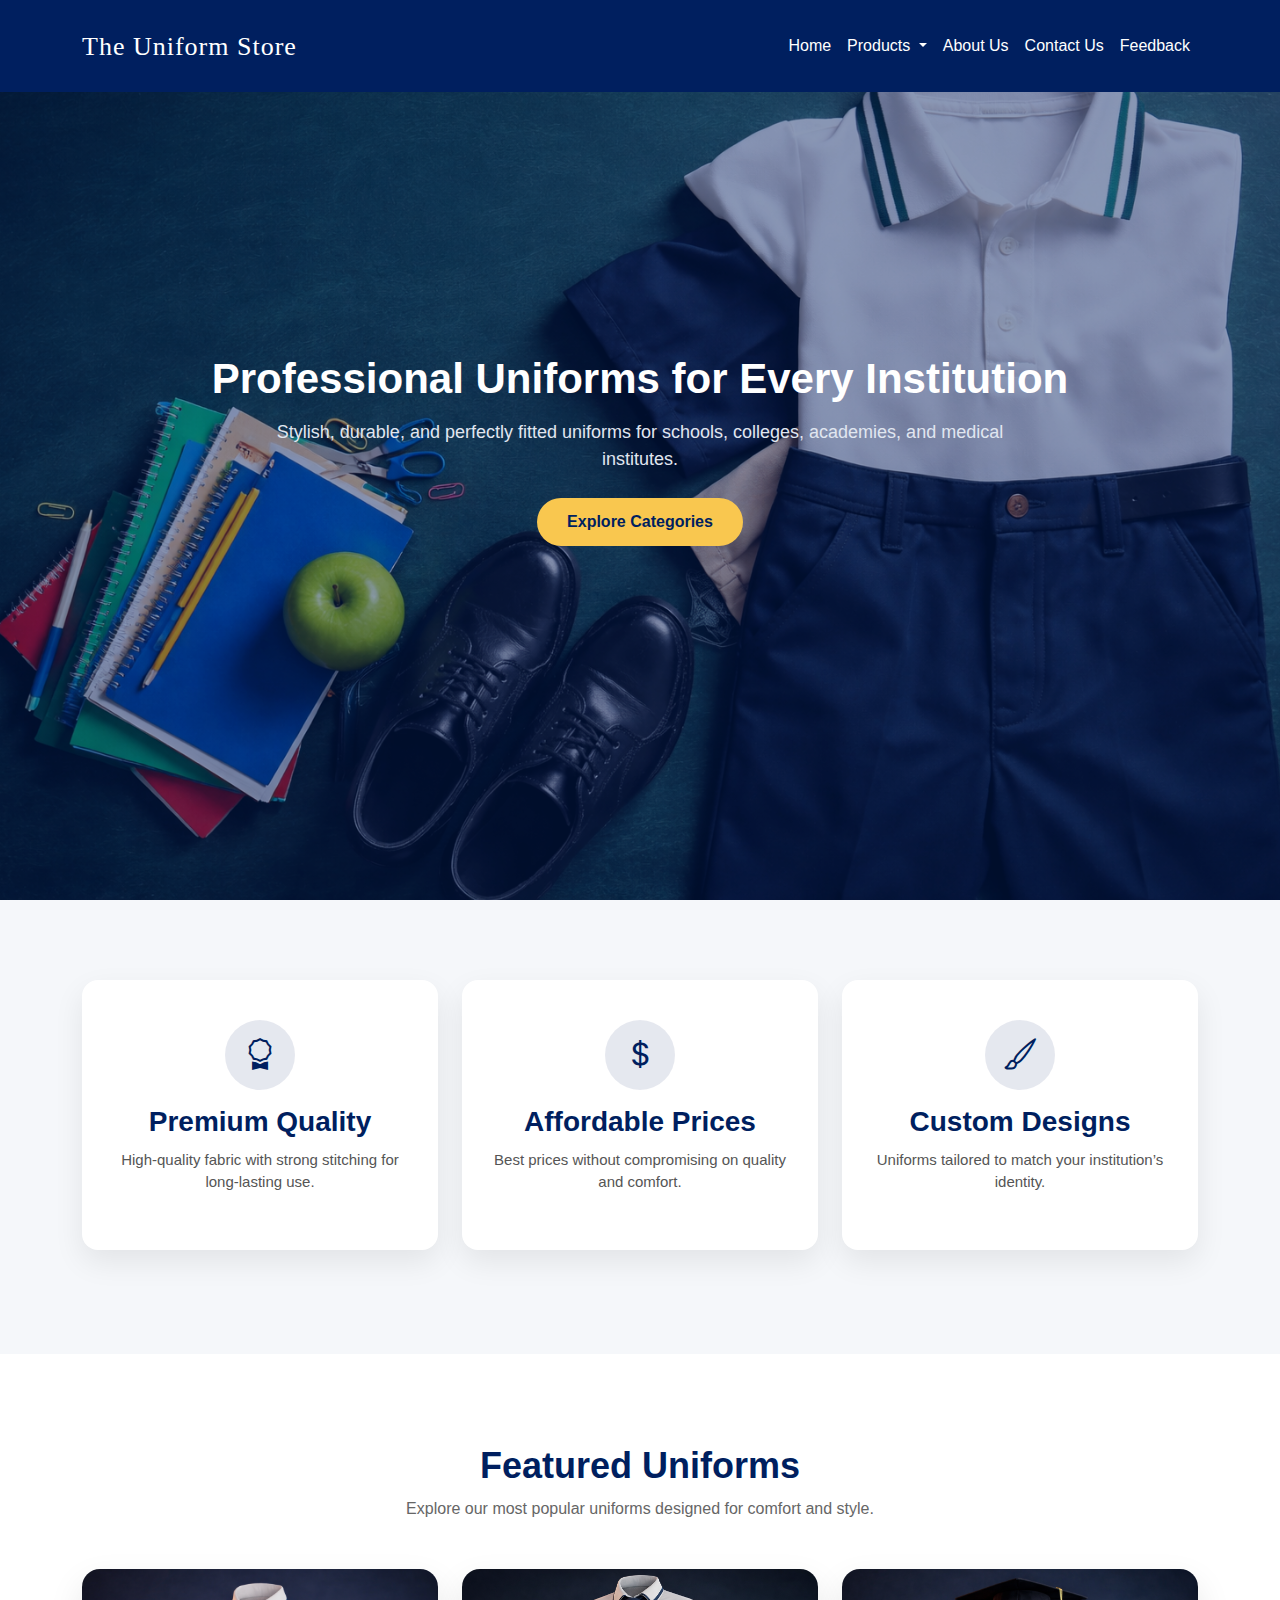
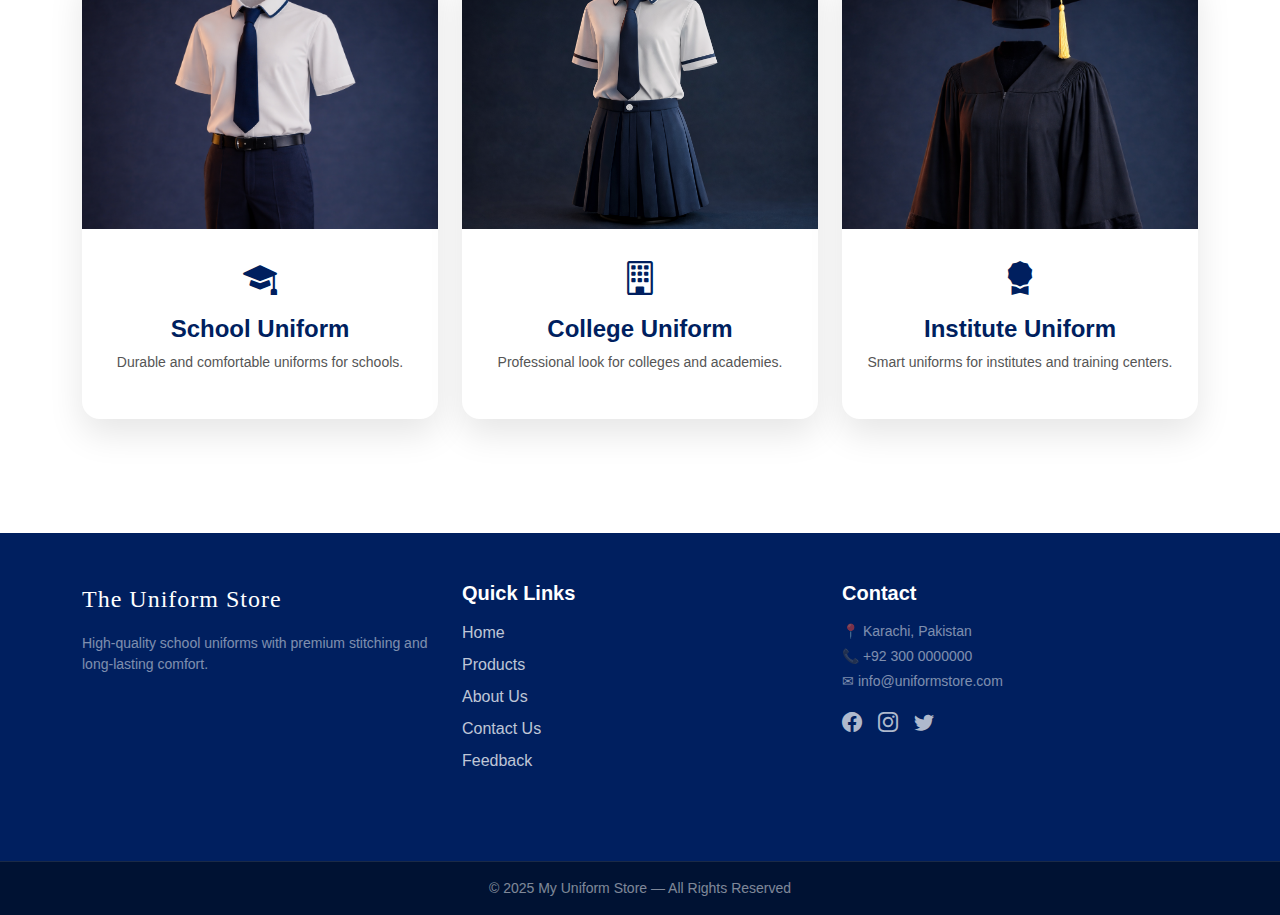
<file: index.html>
<!DOCTYPE html>
<html lang="en">
<head>
  <meta charset="UTF-8" />
  <meta name="viewport" content="width=device-width, initial-scale=1.0" />
  <title>My Uniform Store</title>

  <!-- Bootstrap -->
  <link rel="stylesheet" href="https://cdn.jsdelivr.net/npm/bootstrap@5.3.2/dist/css/bootstrap.min.css">

  <!-- Bootstrap Icons -->
  <link rel="stylesheet" href="https://cdn.jsdelivr.net/npm/bootstrap-icons@1.11.1/font/bootstrap-icons.css">

  <!-- Custom CSS -->
  <!-- <link rel="stylesheet" href="/styleCss/home.css"> -->
  <link rel="stylesheet" href="styleCss/home.css">
</head>

<body>

<!-- ================= HEADER ================= -->
<header class="main-header">
  <div class="container">
    <nav class="navbar navbar-expand navbar-dark">

       <!-- Logo -->
      <a href="index.html" class="text-logo">
  <span class="logo-main">The Uniform Store</span>
</a>

      <!-- Menu -->
      <div class="collapse navbar-collapse show">
        <ul class="navbar-nav ms-auto">

          <li class="nav-item">
            <a class="nav-link" href="index.html">Home</a>
          </li>

          <li class="nav-item dropdown">
            <a class="nav-link dropdown-toggle" href="#" data-bs-toggle="dropdown">
              Products
            </a>
            <ul class="dropdown-menu">
              <li><a class="dropdown-item" href="shirt.html">Shirts</a></li>
              <li><a class="dropdown-item" href="skirt.html">Skirts</a></li>
              <li><a class="dropdown-item" href="forck.html">Frocks</a></li>
              <li><a class="dropdown-item" href="PTshirts.html">P.T T-Shirts</a></li>
              <li><a class="dropdown-item" href="PTshort.html">P.T Shorts</a></li>
              <li><a class="dropdown-item" href="pants.html">Track Pants</a></li>
              <li><a class="dropdown-item" href="belt.html">Belts</a></li>
              <li><a class="dropdown-item" href="ties.html">Ties</a></li>
              <li><a class="dropdown-item" href="socks.html">Socks</a></li>
            </ul>
          </li>

          <li class="nav-item"><a class="nav-link" href="about.html">About Us</a></li>
          <li class="nav-item"><a class="nav-link" href="contact.html">Contact Us</a></li>
          <li class="nav-item"><a class="nav-link" href="feedback.html">Feedback</a></li>

        </ul>
      </div>
    </nav>
  </div>
</header>

<!-- ================= PAGE CONTENT ================= -->
<!-- ================= HERO SECTION ================= -->
<section class="hero">
  <div class="hero-overlay">
    <div class="container text-center">
      <h1>Professional Uniforms for Every Institution</h1>
      <p>
        Stylish, durable, and perfectly fitted uniforms for schools, colleges,
        academies, and medical institutes.
      </p>
      <a href="categories.html" class="hero-btn">Explore Categories</a>
    </div>
  </div>
</section>

<!-- ================= HIGHLIGHTS ================= -->
<section class="highlights">
  <div class="container">
    <div class="row text-center">

      <div class="col-md-4 mb-4">
        <div class="highlight-box">
          <div class="icon">
            <i class="bi bi-award"></i>
          </div>
          <h3>Premium Quality</h3>
          <p>High-quality fabric with strong stitching for long-lasting use.</p>
        </div>
      </div>

      <div class="col-md-4 mb-4">
        <div class="highlight-box">
          <div class="icon">
            <i class="bi bi-currency-dollar"></i>
          </div>
          <h3>Affordable Prices</h3>
          <p>Best prices without compromising on quality and comfort.</p>
        </div>
      </div>

      <div class="col-md-4 mb-4">
        <div class="highlight-box">
          <div class="icon">
            <i class="bi bi-brush"></i>
          </div>
          <h3>Custom Designs</h3>
          <p>Uniforms tailored to match your institution’s identity.</p>
        </div>
      </div>

    </div>
  </div>
</section>


<!-- ================= FEATURED PRODUCTS ================= -->
<section class="featured-products">
  <div class="container text-center">

    <h2 class="section-title">Featured Uniforms</h2>
    <p class="section-subtitle">
      Explore our most popular uniforms designed for comfort and style.
    </p>

    <div class="row mt-5">

      <!-- School Uniform -->
      <div class="col-md-4 mb-4">
        <div class="product-card">
          <div class="product-image">
            <img src="images/school uniform new.png" alt="School Uniform">
          </div>
          <div class="product-content">
            <i class="bi bi-mortarboard-fill"></i>
            <h4>School Uniform</h4>
            <p>Durable and comfortable uniforms for schools.</p>
          </div>
        </div>
      </div>

      <!-- College Uniform -->
      <div class="col-md-4 mb-4">
        <div class="product-card">
          <div class="product-image">
            <img src="images/college uniform.png" alt="College Uniform">
          </div>
          <div class="product-content">
            <i class="bi bi-building"></i>
            <h4>College Uniform</h4>
            <p>Professional look for colleges and academies.</p>
          </div>
        </div>
      </div>

      <!-- Institute Uniform -->
      <div class="col-md-4 mb-4">
        <div class="product-card">
          <div class="product-image">
            <img src="images/institue gown.png" alt="Institute Uniform">
          </div>
          <div class="product-content">
            <i class="bi bi-award-fill"></i>
            <h4>Institute Uniform</h4>
            <p>Smart uniforms for institutes and training centers.</p>
          </div>
        </div>
      </div>

    </div>
  </div>
</section>


</body>
</html>


<!-- ================= FOOTER ================= -->
<footer class="footer">
  <div class="container py-5">
    <div class="row">

      <!-- Footer Logo -->
      <div class="col-md-4 mb-4">
        <!-- Footer Text Logo -->
<a href="index.html" class="footer-text-logo mb-3 d-inline-block">
  <span class="footer-logo-text">The Uniform Store</span>
</a>
        <p class="text-white-50 small">
          High-quality school uniforms with premium stitching and long-lasting comfort.
        </p>
      </div>

      <!-- Quick Links -->
      <div class="col-md-4 mb-4">
        <h5 class="fw-bold text-white mb-3">Quick Links</h5>
        <ul class="list-unstyled footer-links">
          <li><a href="#">Home</a></li>
          <li><a href="#">Products</a></li>
          <li><a href="#">About Us</a></li>
          <li><a href="#">Contact Us</a></li>
          <li><a href="#">Feedback</a></li>
        </ul>
      </div>

      <!-- Contact -->
      <div class="col-md-4 mb-4">
        <h5 class="fw-bold text-white mb-3">Contact</h5>
        <p class="text-white-50 small mb-1">📍 Karachi, Pakistan</p>
        <p class="text-white-50 small mb-1">📞 +92 300 0000000</p>
        <p class="text-white-50 small mb-3">✉ info@uniformstore.com</p>

        <div class="social-icons d-flex gap-3">
          <a href="#"><i class="bi bi-facebook"></i></a>
          <a href="#"><i class="bi bi-instagram"></i></a>
          <a href="#"><i class="bi bi-twitter"></i></a>
        </div>
      </div>

    </div>
  </div>

  <div class="footer-bottom text-center py-3">
    <p class="mb-0 text-white-50 small">
      © 2025 My Uniform Store — All Rights Reserved
    </p>
  </div>
</footer>

<!-- Bootstrap JS -->
<script src="https://cdn.jsdelivr.net/npm/bootstrap@5.3.2/dist/js/bootstrap.bundle.min.js"></script>

</body>
</html>
</file>
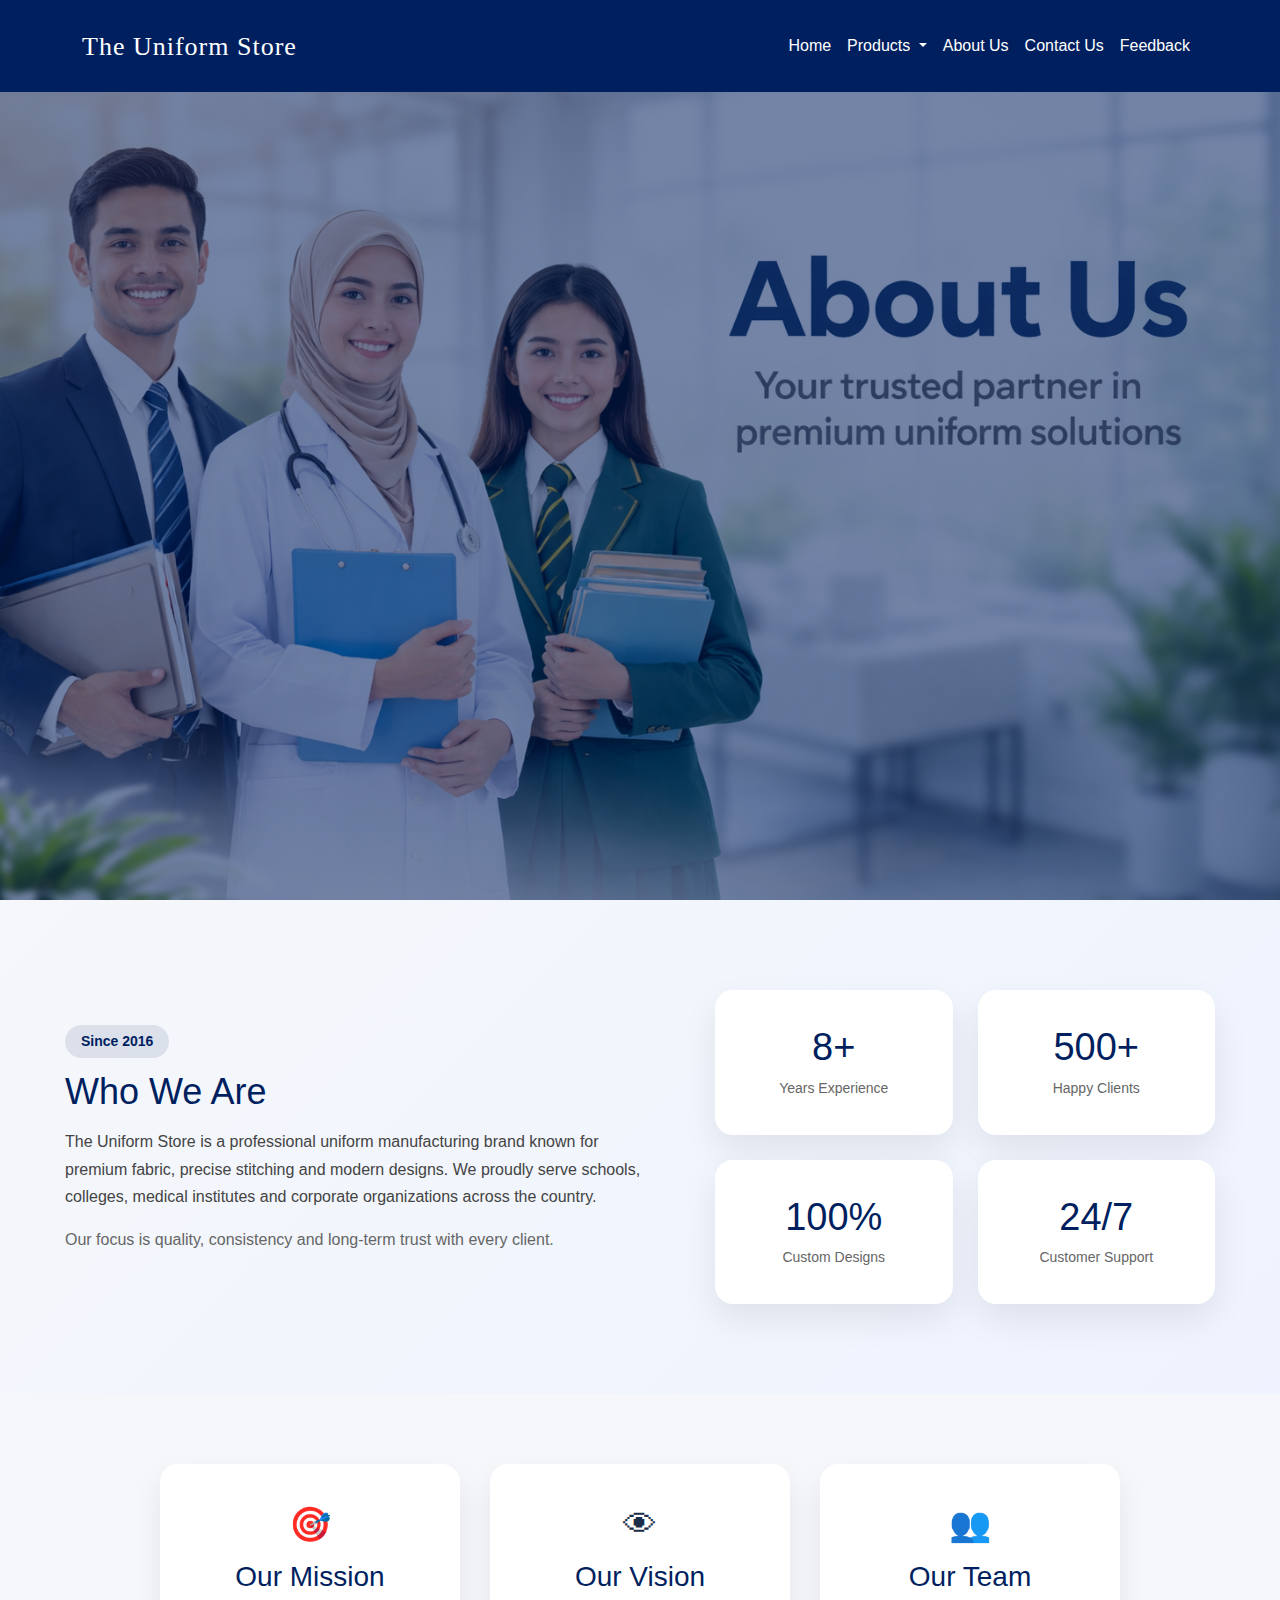
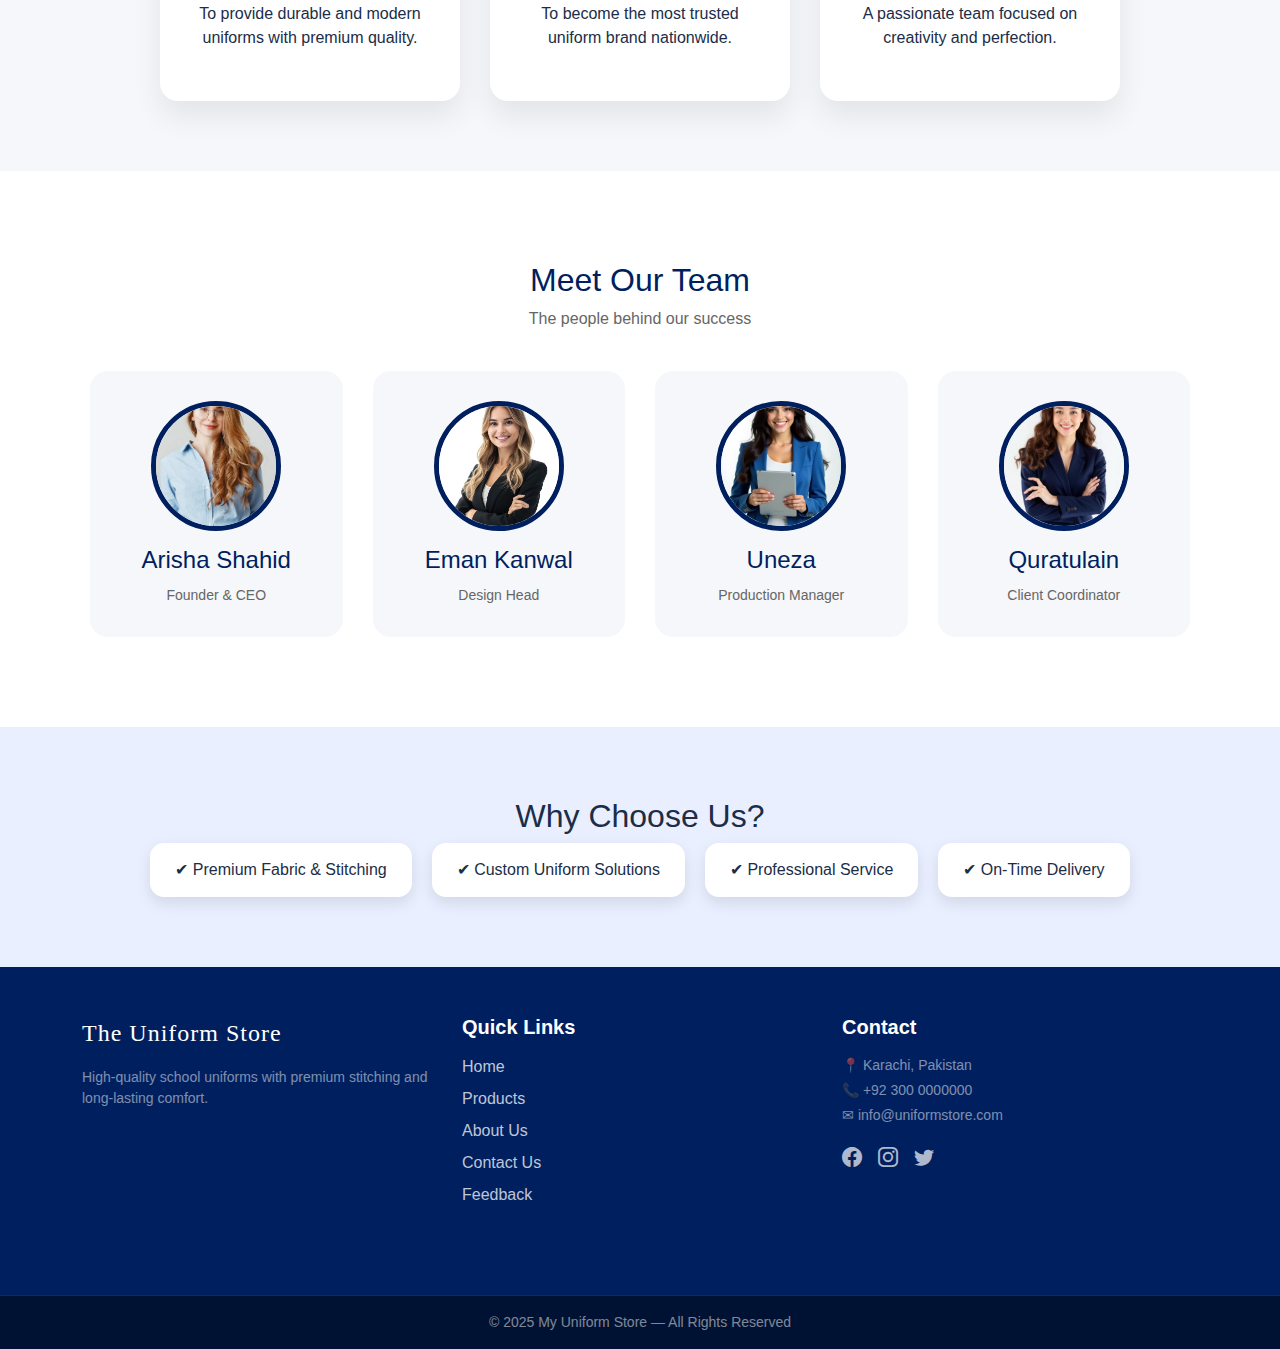
<file: about.html>
<!DOCTYPE html>
<html lang="en">
<head>
  <meta charset="UTF-8">
  <title>About Us | The Uniform Store</title>
  <!-- Bootstrap -->
  <link rel="stylesheet" href="https://cdn.jsdelivr.net/npm/bootstrap@5.3.2/dist/css/bootstrap.min.css">

  <!-- Bootstrap Icons -->
  <link rel="stylesheet" href="https://cdn.jsdelivr.net/npm/bootstrap-icons@1.11.1/font/bootstrap-icons.css">
  <meta name="viewport" content="width=device-width, initial-scale=1.0">
  <link rel="stylesheet" href="styleCss/about.css">
</head>

<body>

<!-- ================= HEADER ================= -->
<header class="main-header">
  <div class="container">
    <nav class="navbar navbar-expand navbar-dark">
<!-- Logo -->
      <a href="index.html" class="text-logo">
  <span class="logo-main">The Uniform Store</span>
</a>

      <!-- Menu -->
      <div class="collapse navbar-collapse show">
        <ul class="navbar-nav ms-auto">

          <li class="nav-item">
            <a class="nav-link" href="index.html">Home</a>
          </li>

          <li class="nav-item dropdown">
            <a class="nav-link dropdown-toggle" href="#" data-bs-toggle="dropdown">
              Products
            </a>
            <ul class="dropdown-menu">
              <li><a class="dropdown-item" href="shirt.html">Shirts</a></li>
              <li><a class="dropdown-item" href="skirt.html">Skirts</a></li>
              <li><a class="dropdown-item" href="forck.html">Frocks</a></li>
              <li><a class="dropdown-item" href="PTshirts.html">P.T T-Shirts</a></li>
              <li><a class="dropdown-item" href="PTshort.html">P.T Shorts</a></li>
              <li><a class="dropdown-item" href="pants.html">Track Pants</a></li>
              <li><a class="dropdown-item" href="belt.html">Belts</a></li>
              <li><a class="dropdown-item" href="ties.html">Ties</a></li>
              <li><a class="dropdown-item" href="socks.html">Socks</a></li>
            </ul>
          </li>

          <li class="nav-item"><a class="nav-link" href="about.html">About Us</a></li>
          <li class="nav-item"><a class="nav-link" href="contact.html">Contact Us</a></li>
          <li class="nav-item"><a class="nav-link" href="feedback.html">Feedback</a></li>

        </ul>
      </div>
    </nav>
  </div>
</header>

<!-- HERO -->
<section class="about-hero">
  <div class="hero-overlay">
    <div class="hero-content">
    </div>
  </div>
</section>
<!-- WHO WE ARE (UPGRADED) -->
<section class="who-we-are">
  <div class="who-container">

    <div class="who-left">
      <span class="who-badge">Since 2016</span>
      <h2>Who We Are</h2>
      <p>
        The Uniform Store is a professional uniform manufacturing brand known for
        premium fabric, precise stitching and modern designs. We proudly serve
        schools, colleges, medical institutes and corporate organizations across
        the country.
      </p>
      <p class="light">
        Our focus is quality, consistency and long-term trust with every client.
      </p>
    </div>

   <div class="who-right">

  <div class="who-card">
    <h3>8+</h3>
    <span>Years Experience</span>
  </div>

  <div class="who-card">
    <h3>500+</h3>
    <span>Happy Clients</span>
  </div>

  <div class="who-card">
    <h3>100%</h3>
    <span>Custom Designs</span>
  </div>

  <div class="who-card">
    <h3>24/7</h3>
    <span>Customer Support</span>
  </div>

</div>


  </div>
</section>


<!-- INFO CARDS -->
<section class="about-cards">
  <div class="about-card">
    <div class="icon">🎯</div>
    <h3>Our Mission</h3>
    <p>To provide durable and modern uniforms with premium quality.</p>
  </div>

  <div class="about-card">
    <div class="icon">👁</div>
    <h3>Our Vision</h3>
    <p>To become the most trusted uniform brand nationwide.</p>
  </div>

  <div class="about-card">
    <div class="icon">👥</div>
    <h3>Our Team</h3>
    <p>A passionate team focused on creativity and perfection.</p>
  </div>
</section>

<!-- TEAM -->
<section class="team">
  <h2>Meet Our Team</h2>
  <p class="sub">The people behind our success</p>

  <div class="team-grid">

    <div class="team-card">
      <div class="team-img">
        <img src="images/Arisha.jfif" alt="">
      </div>
      <h4>Arisha Shahid</h4>
      <span>Founder & CEO</span>
    </div>

    <div class="team-card">
      <div class="team-img">
        <img src="images/Eman.jfif" alt="">
      </div>
      <h4>Eman Kanwal</h4>
      <span>Design Head</span>
    </div>

    <div class="team-card">
      <div class="team-img">
        <img src="images/uneza.jfif" alt="">
      </div>
      <h4>Uneza</h4>
      <span>Production Manager</span>
    </div>

    <div class="team-card">
      <div class="team-img">
        <img src="images/quratulain.jfif" alt="">
      </div>
      <h4>Quratulain</h4>
      <span>Client Coordinator</span>
    </div>

  </div>
</section>

<!-- WHY US -->
<section class="why-us">
  <h2>Why Choose Us?</h2>
  <div class="why-grid">
    <div class="why-box">✔ Premium Fabric & Stitching</div>
    <div class="why-box">✔ Custom Uniform Solutions</div>
    <div class="why-box">✔ Professional Service</div>
    <div class="why-box">✔ On-Time Delivery</div>
  </div>
</section>

<!-- ================= FOOTER ================= -->
<footer class="footer">
  <div class="container py-5">
    <div class="row">

      <!-- Footer Logo -->
      <div class="col-md-4 mb-4">
       <!-- Footer Text Logo -->
<a href="index.html" class="footer-text-logo mb-3 d-inline-block">
  <span class="footer-logo-text">The Uniform Store</span>
</a>

        <p class="text-white-50 small">
          High-quality school uniforms with premium stitching and long-lasting comfort.
        </p>
      </div>

      <!-- Quick Links -->
      <div class="col-md-4 mb-4">
        <h5 class="fw-bold text-white mb-3">Quick Links</h5>
        <ul class="list-unstyled footer-links">
          <li><a href="#">Home</a></li>
          <li><a href="#">Products</a></li>
          <li><a href="#">About Us</a></li>
          <li><a href="#">Contact Us</a></li>
          <li><a href="#">Feedback</a></li>
        </ul>
      </div>

      <!-- Contact -->
      <div class="col-md-4 mb-4">
        <h5 class="fw-bold text-white mb-3">Contact</h5>
        <p class="text-white-50 small mb-1">📍 Karachi, Pakistan</p>
        <p class="text-white-50 small mb-1">📞 +92 300 0000000</p>
        <p class="text-white-50 small mb-3">✉ info@uniformstore.com</p>

        <div class="social-icons d-flex gap-3">
          <a href="#"><i class="bi bi-facebook"></i></a>
          <a href="#"><i class="bi bi-instagram"></i></a>
          <a href="#"><i class="bi bi-twitter"></i></a>
        </div>
      </div>

    </div>
  </div>

  <div class="footer-bottom text-center py-3">
    <p class="mb-0 text-white-50 small">
      © 2025 My Uniform Store — All Rights Reserved
    </p>
  </div>
</footer>

<!-- Bootstrap JS -->
<script src="https://cdn.jsdelivr.net/npm/bootstrap@5.3.2/dist/js/bootstrap.bundle.min.js"></script>

</body>
</html>
</file>
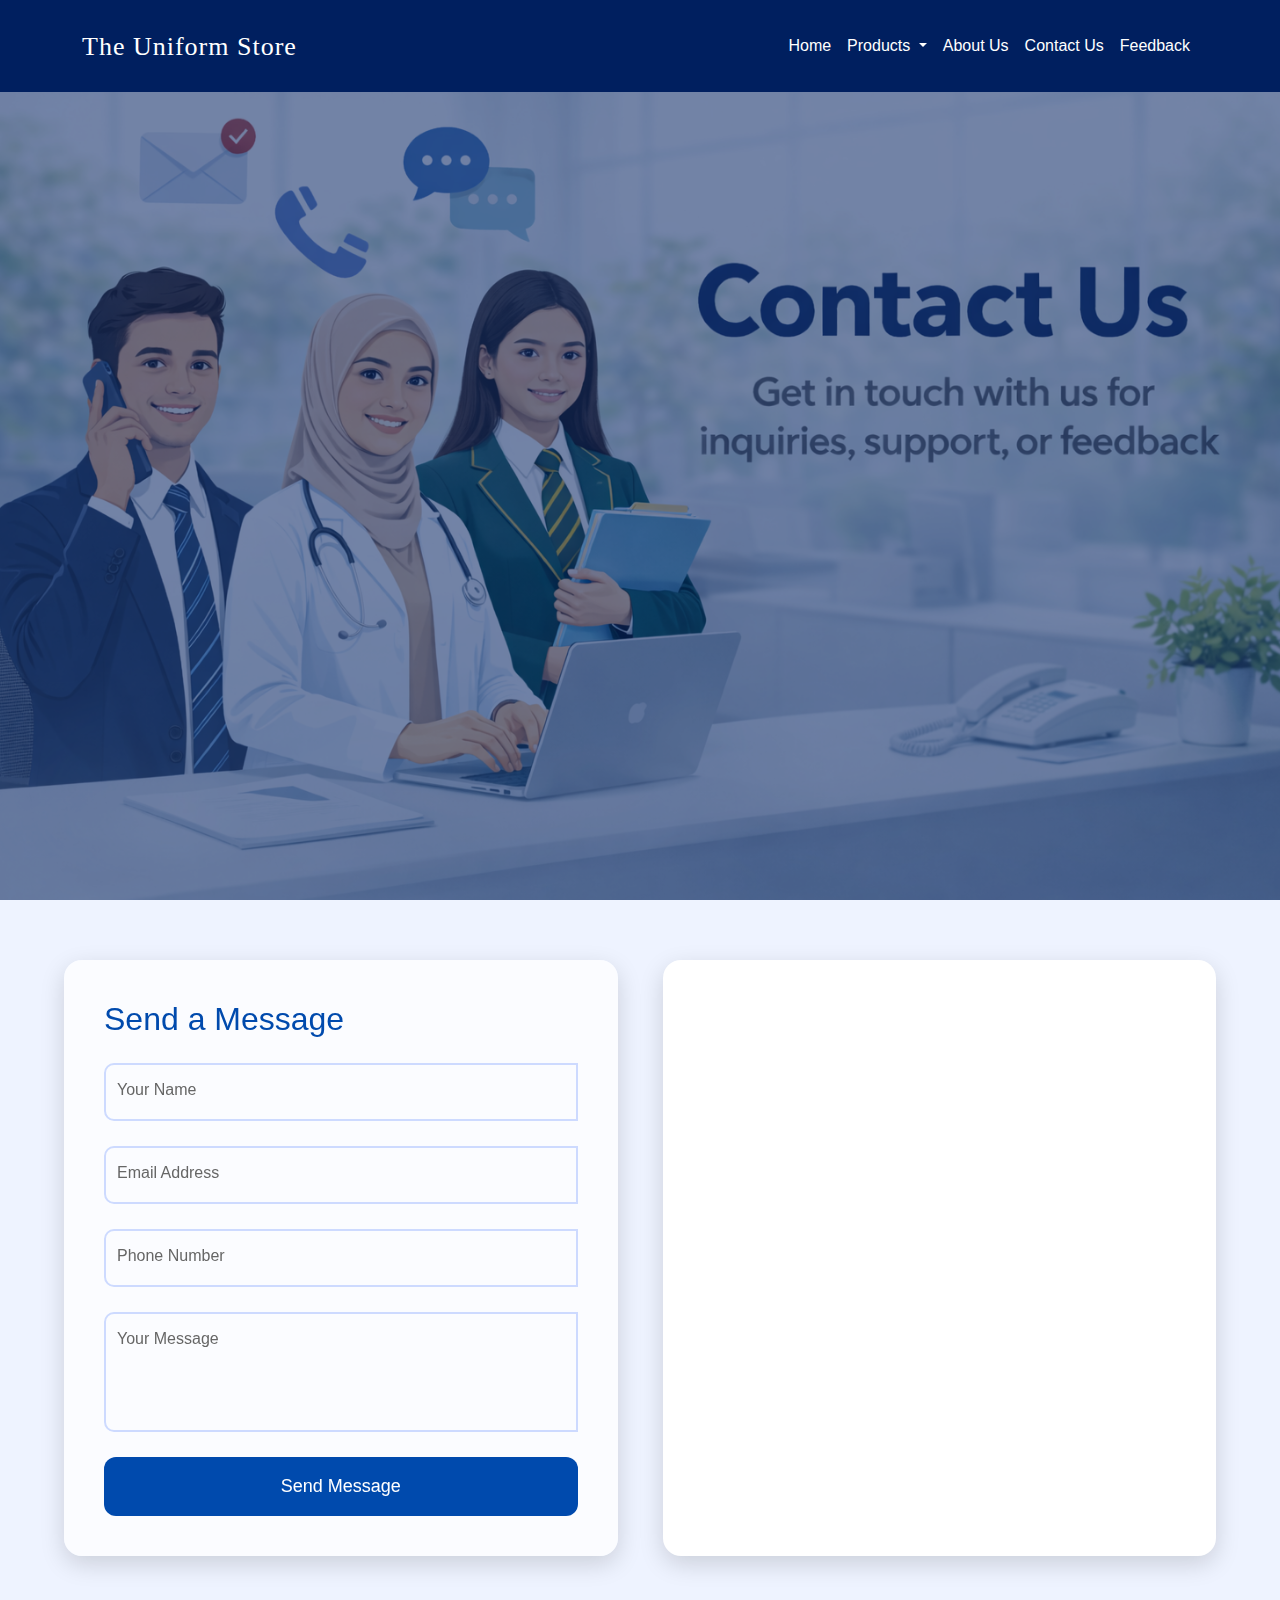
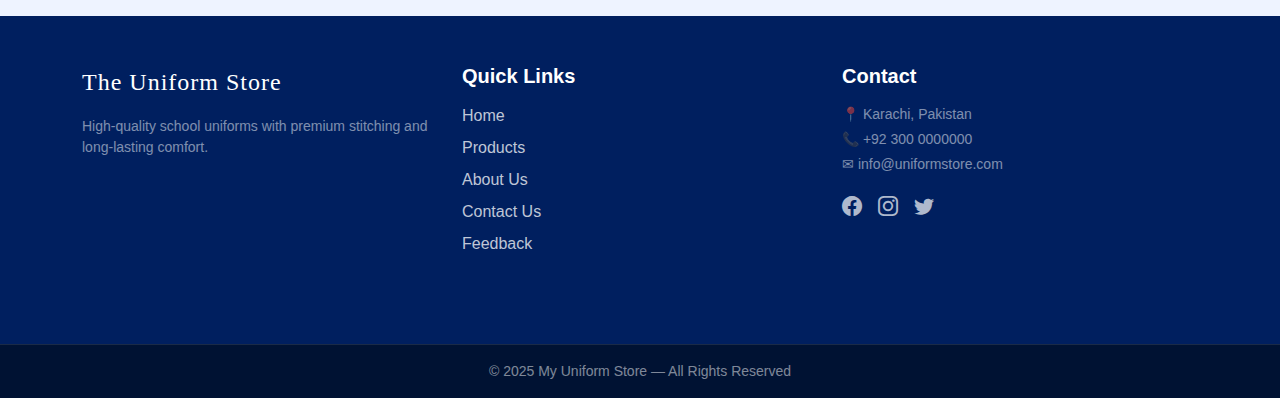
<file: contact.html>
<!DOCTYPE html>
<html lang="en">
<head>
<meta charset="UTF-8">
<meta name="viewport" content="width=device-width, initial-scale=1.0">
<title>Contact – The Uniform Store</title>
<!-- Bootstrap -->
  <link rel="stylesheet" href="https://cdn.jsdelivr.net/npm/bootstrap@5.3.2/dist/css/bootstrap.min.css">

  <!-- Bootstrap Icons -->
  <link rel="stylesheet" href="https://cdn.jsdelivr.net/npm/bootstrap-icons@1.11.1/font/bootstrap-icons.css">
<link rel="stylesheet" href="styleCss/contact.css">
</head>

<body>
    <!-- ================= HEADER ================= -->
<header class="main-header">
  <div class="container">
    <nav class="navbar navbar-expand navbar-dark">

       <!-- Logo -->
      <a href="index.html" class="text-logo">
  <span class="logo-main">The Uniform Store</span>
</a>

      <!-- Menu -->
      <div class="collapse navbar-collapse show">
        <ul class="navbar-nav ms-auto">

          <li class="nav-item">
            <a class="nav-link" href="index.html">Home</a>
          </li>

          <li class="nav-item dropdown">
            <a class="nav-link dropdown-toggle" href="#" data-bs-toggle="dropdown">
              Products
            </a>
           <ul class="dropdown-menu">
              <li><a class="dropdown-item" href="shirt.html">Shirts</a></li>
              <li><a class="dropdown-item" href="skirt.html">Skirts</a></li>
              <li><a class="dropdown-item" href="forck.html">Frocks</a></li>
              <li><a class="dropdown-item" href="PTshirts.html">P.T T-Shirts</a></li>
              <li><a class="dropdown-item" href="PTshort.html">P.T Shorts</a></li>
              <li><a class="dropdown-item" href="pants.html">Track Pants</a></li>
              <li><a class="dropdown-item" href="belt.html">Belts</a></li>
              <li><a class="dropdown-item" href="ties.html">Ties</a></li>
              <li><a class="dropdown-item" href="socks.html">Socks</a></li>
            </ul>
          </li>

          <li class="nav-item"><a class="nav-link" href="about.html">About Us</a></li>
          <li class="nav-item"><a class="nav-link" href="contact.html">Contact Us</a></li>
          <li class="nav-item"><a class="nav-link" href="feedback.html">Feedback</a></li>

        </ul>
      </div>
    </nav>
  </div>
</header>


<!-- HERO BANNER -->
<section class="hero">
  <div class="hero-overlay">
</section>
</div>

<!-- MAIN CONTACT SECTION -->
<section class="contact-section">

    <!-- CONTACT FORM -->
    <div class="form-box">
        <h2>Send a Message</h2>

        <form>
            <div class="input-group">
                <input type="text" required>
                <label>Your Name</label>
            </div>

            <div class="input-group">
                <input type="email" required>
                <label>Email Address</label>
            </div>

            <div class="input-group">
                <input type="text" required>
                <label>Phone Number</label>
            </div>

            <div class="input-group">
                <textarea required></textarea>
                <label>Your Message</label>
            </div>

            <button type="submit" class="send-btn">Send Message</button>
        </form>
    </div>

    <!-- MAP BOX -->
    <div class="map-box">
        <iframe
            src="https://www.google.com/maps/embed?pb=!1m18..."
            loading="lazy" allowfullscreen>
        </iframe>
    </div>

</section>
<!-- ================= FOOTER ================= -->
<footer class="footer">
  <div class="container py-5">
    <div class="row">

      <!-- Footer Logo -->
      <div class="col-md-4 mb-4">
       <!-- Footer Text Logo -->
<a href="index.html" class="footer-text-logo mb-3 d-inline-block">
  <span class="footer-logo-text">The Uniform Store</span>
</a>

        <p class="text-white-50 small">
          High-quality school uniforms with premium stitching and long-lasting comfort.
        </p>
      </div>

      <!-- Quick Links -->
      <div class="col-md-4 mb-4">
        <h5 class="fw-bold text-white mb-3">Quick Links</h5>
        <ul class="list-unstyled footer-links">
          <li><a href="#">Home</a></li>
          <li><a href="#">Products</a></li>
          <li><a href="#">About Us</a></li>
          <li><a href="#">Contact Us</a></li>
          <li><a href="#">Feedback</a></li>
        </ul>
      </div>

      <!-- Contact -->
      <div class="col-md-4 mb-4">
        <h5 class="fw-bold text-white mb-3">Contact</h5>
        <p class="text-white-50 small mb-1">📍 Karachi, Pakistan</p>
        <p class="text-white-50 small mb-1">📞 +92 300 0000000</p>
        <p class="text-white-50 small mb-3">✉ info@uniformstore.com</p>

        <div class="social-icons d-flex gap-3">
          <a href="#"><i class="bi bi-facebook"></i></a>
          <a href="#"><i class="bi bi-instagram"></i></a>
          <a href="#"><i class="bi bi-twitter"></i></a>
        </div>
      </div>

    </div>
  </div>

  <div class="footer-bottom text-center py-3">
    <p class="mb-0 text-white-50 small">
      © 2025 My Uniform Store — All Rights Reserved
    </p>
  </div>
</footer>

<!-- Bootstrap JS -->
<script src="https://cdn.jsdelivr.net/npm/bootstrap@5.3.2/dist/js/bootstrap.bundle.min.js"></script>

</body>
</html>
</file>
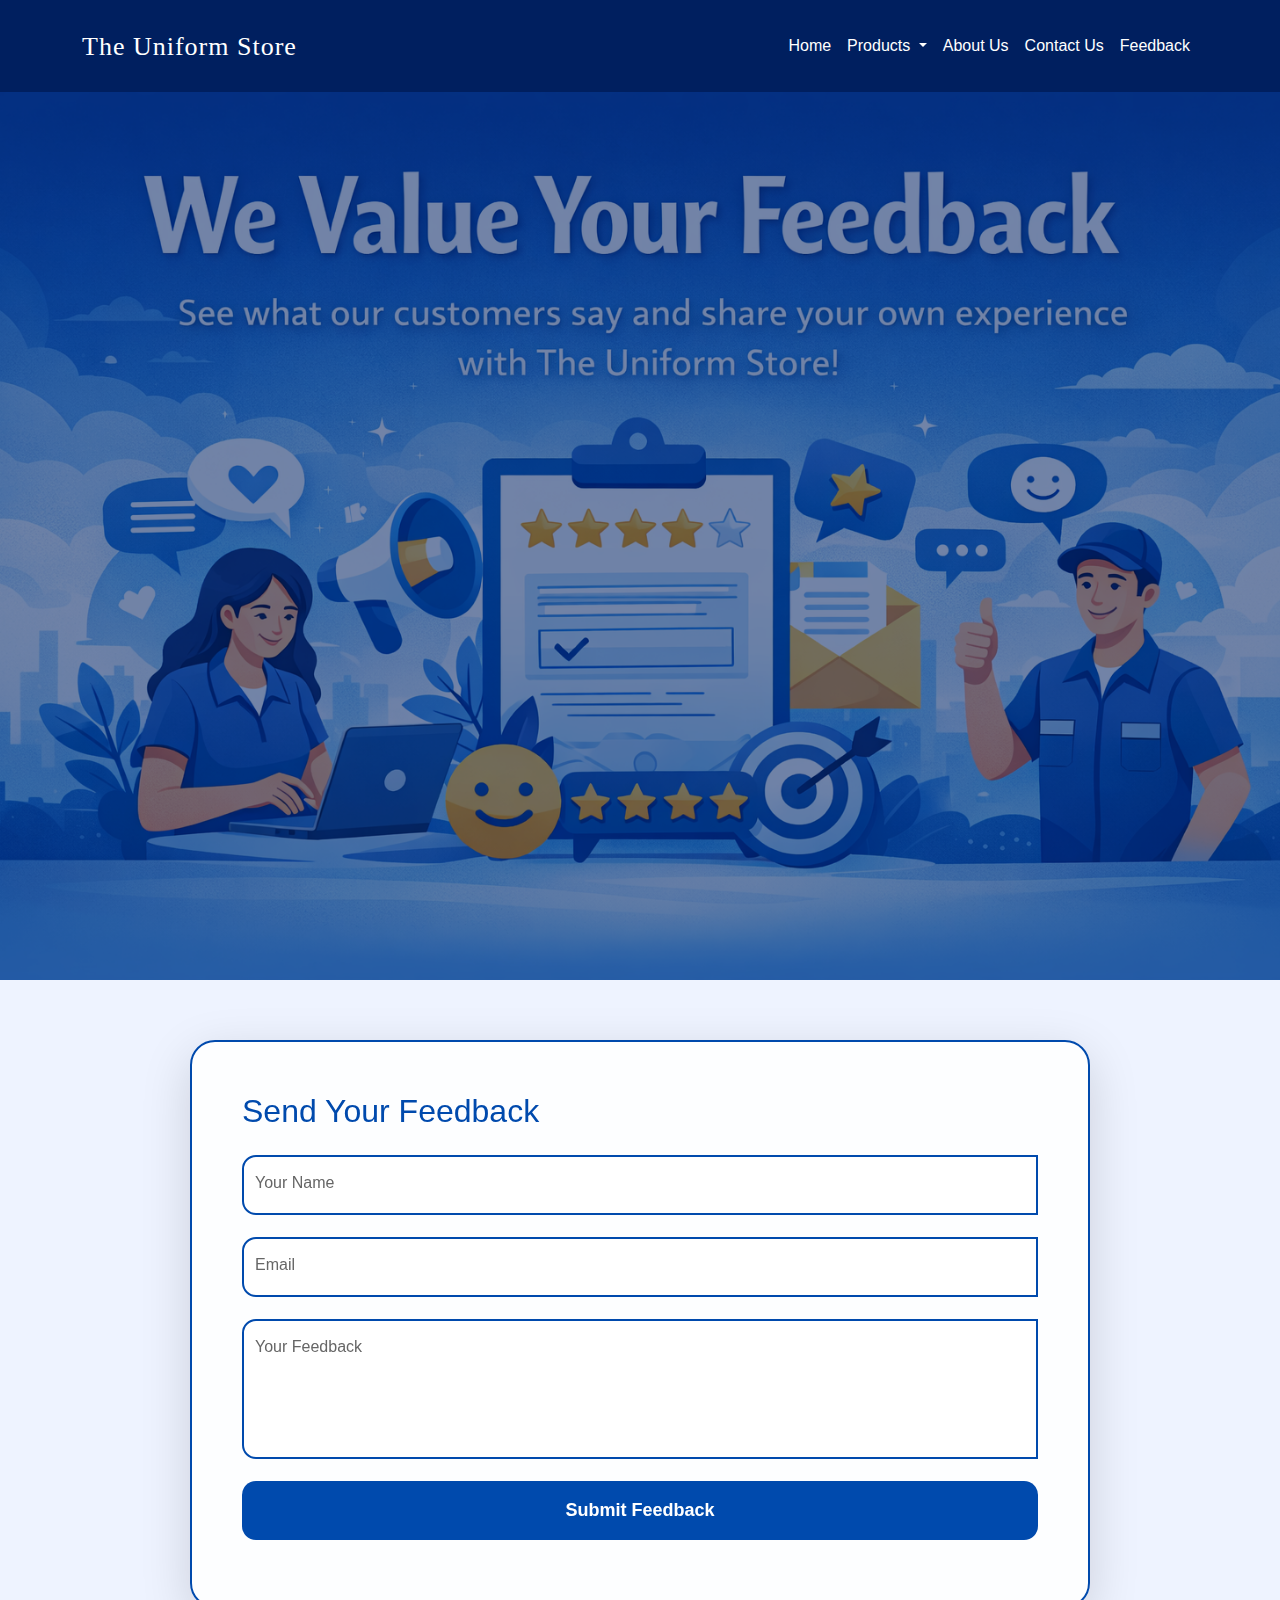
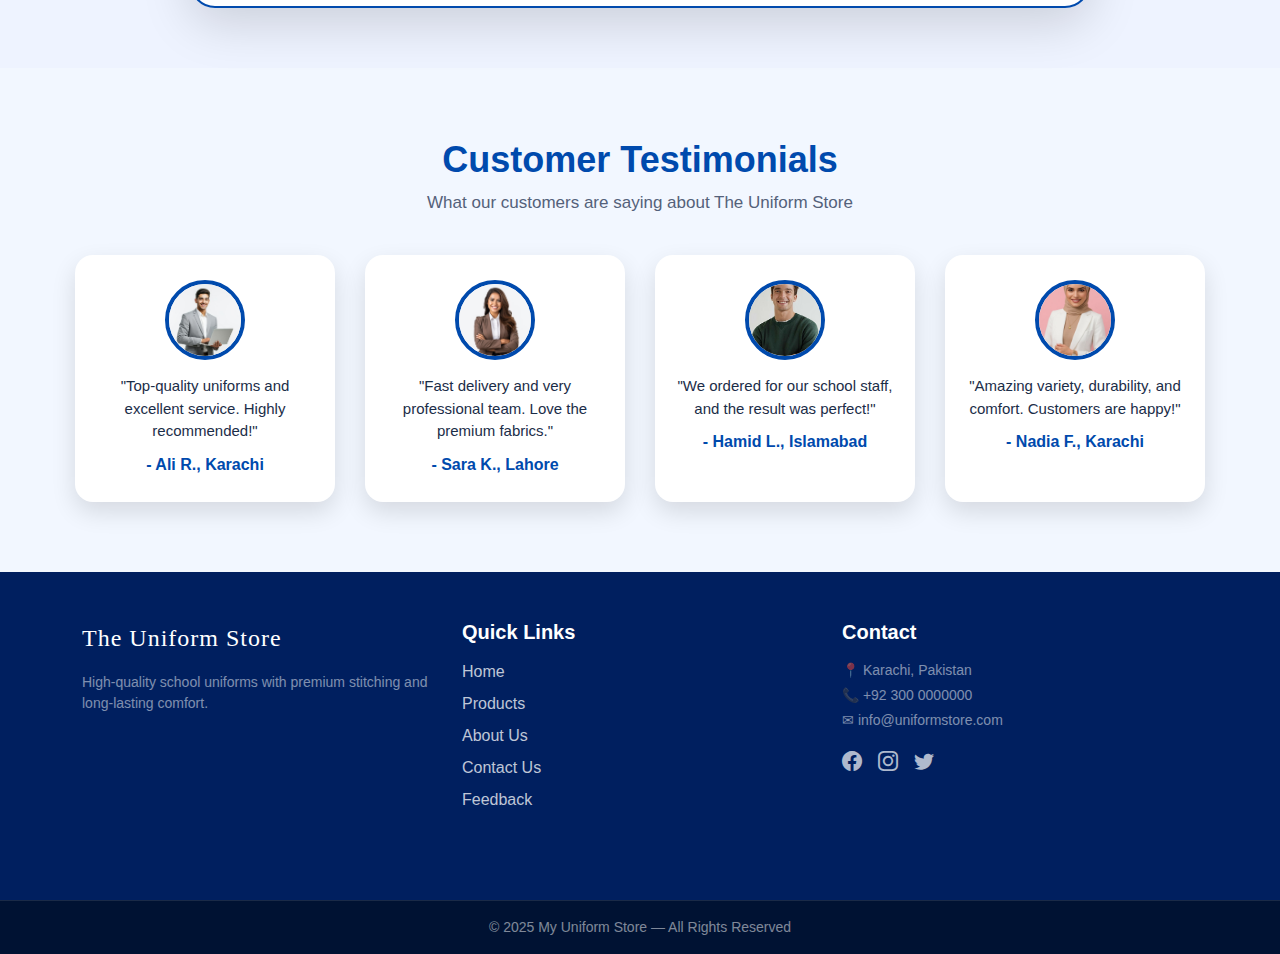
<file: feedback.html>
<!DOCTYPE html>
<html lang="en">
<head>
<meta charset="UTF-8">
<meta name="viewport" content="width=device-width, initial-scale=1.0">
<title>Feedback – The Uniform Store</title>
<!-- Bootstrap -->
  <link rel="stylesheet" href="https://cdn.jsdelivr.net/npm/bootstrap@5.3.2/dist/css/bootstrap.min.css">

  <!-- Bootstrap Icons -->
  <link rel="stylesheet" href="https://cdn.jsdelivr.net/npm/bootstrap-icons@1.11.1/font/bootstrap-icons.css">
<link rel="stylesheet" href="styleCss/feedback.css">
</head>
<body>
<!-- ================= HEADER ================= -->
<header class="main-header">
  <div class="container">
    <nav class="navbar navbar-expand navbar-dark">

      <!-- Logo -->
      <a href="index.html" class="text-logo">
  <span class="logo-main">The Uniform Store</span>
</a>

      <!-- Menu -->
      <div class="collapse navbar-collapse show">
        <ul class="navbar-nav ms-auto">

          <li class="nav-item">
            <a class="nav-link" href="index.html">Home</a>
          </li>

          <li class="nav-item dropdown">
            <a class="nav-link dropdown-toggle" href="#" data-bs-toggle="dropdown">
              Products
            </a>
            <ul class="dropdown-menu">
              <li><a class="dropdown-item" href="shirt.html">Shirts</a></li>
              <li><a class="dropdown-item" href="skirt.html">Skirts</a></li>
              <li><a class="dropdown-item" href="forck.html">Frocks</a></li>
              <li><a class="dropdown-item" href="PTshirts.html">P.T T-Shirts</a></li>
              <li><a class="dropdown-item" href="PTshort.html">P.T Shorts</a></li>
              <li><a class="dropdown-item" href="pants.html">Track Pants</a></li>
              <li><a class="dropdown-item" href="belt.html">Belts</a></li>
              <li><a class="dropdown-item" href="ties.html">Ties</a></li>
              <li><a class="dropdown-item" href="socks.html">Socks</a></li>
            </ul>
          </li>

          <li class="nav-item"><a class="nav-link" href="about.html">About Us</a></li>
          <li class="nav-item"><a class="nav-link" href="contact.html">Contact Us</a></li>
          <li class="nav-item"><a class="nav-link" href="feedback.html">Feedback</a></li>

        </ul>
      </div>
    </nav>
  </div>
</header>

<!-- HERO SECTION -->
<section class="feedback-hero">
  <div class="hero-overlay"></div>
</section>

<!-- FEEDBACK FORM -->
<section class="feedback-form-section">
    <form id="feedbackForm" class="feedback-form">
        <h2>Send Your Feedback</h2>
        <div class="input-group">
            <input type="text" required>
            <label>Your Name</label>
        </div>
        <div class="input-group">
            <input type="email" required>
            <label>Email</label>
        </div>
        <div class="input-group">
            <textarea required></textarea>
            <label>Your Feedback</label>
        </div>
        <button type="submit">Submit Feedback</button>
        <p id="msg"></p>
    </form>
</section>

<!-- TESTIMONIALS SECTION -->
<section class="testimonials">
    <h2>Customer Testimonials</h2>
    <p class="subtitle">What our customers are saying about The Uniform Store</p>

    <div class="testimonial-cards">
        <div class="testimonial-card">
            <div class="img-box">
                <img src="images/avatar 1.jfif" alt="Ali R.">
            </div>
            <p>"Top-quality uniforms and excellent service. Highly recommended!"</p>
            <span>- Ali R., Karachi</span>
        </div>

        <div class="testimonial-card">
            <div class="img-box">
                <img src="images/avatar 2.jfif" alt="Sara K.">
            </div>
            <p>"Fast delivery and very professional team. Love the premium fabrics."</p>
            <span>- Sara K., Lahore</span>
        </div>

        <div class="testimonial-card">
            <div class="img-box">
                <img src="images/avatar 4.jfif" alt="Hamid L.">
            </div>
            <p>"We ordered for our school staff, and the result was perfect!"</p>
            <span>- Hamid L., Islamabad</span>
        </div>

        <div class="testimonial-card">
            <div class="img-box">
                <img src="images/avatar 3.jfif" alt="Nadia F.">
            </div>
            <p>"Amazing variety, durability, and comfort. Customers are happy!"</p>
            <span>- Nadia F., Karachi</span>
        </div>
    </div>
</section>

<!-- JS for form -->
<script>
document.getElementById("feedbackForm").addEventListener("submit", function(e){
    e.preventDefault();
    let msg = document.getElementById("msg");
    msg.textContent = "Feedback submitted successfully!";
    msg.style.color = "#00ff99";
    this.reset();
});
</script>
<!-- ================= FOOTER ================= -->
<footer class="footer">
  <div class="container py-5">
    <div class="row">

      <!-- Footer Logo -->
      <div class="col-md-4 mb-4">
      <!-- Footer Text Logo -->
<a href="index.html" class="footer-text-logo mb-3 d-inline-block">
  <span class="footer-logo-text">The Uniform Store</span>
</a>

        <p class="text-white-50 small">
          High-quality school uniforms with premium stitching and long-lasting comfort.
        </p>
      </div>

      <!-- Quick Links -->
      <div class="col-md-4 mb-4">
        <h5 class="fw-bold text-white mb-3">Quick Links</h5>
        <ul class="list-unstyled footer-links">
          <li><a href="#">Home</a></li>
          <li><a href="#">Products</a></li>
          <li><a href="#">About Us</a></li>
          <li><a href="#">Contact Us</a></li>
          <li><a href="#">Feedback</a></li>
        </ul>
      </div>

      <!-- Contact -->
      <div class="col-md-4 mb-4">
        <h5 class="fw-bold text-white mb-3">Contact</h5>
        <p class="text-white-50 small mb-1">📍 Karachi, Pakistan</p>
        <p class="text-white-50 small mb-1">📞 +92 300 0000000</p>
        <p class="text-white-50 small mb-3">✉ info@uniformstore.com</p>

        <div class="social-icons d-flex gap-3">
          <a href="#"><i class="bi bi-facebook"></i></a>
          <a href="#"><i class="bi bi-instagram"></i></a>
          <a href="#"><i class="bi bi-twitter"></i></a>
        </div>
      </div>

    </div>
  </div>

  <div class="footer-bottom text-center py-3">
    <p class="mb-0 text-white-50 small">
      © 2025 My Uniform Store — All Rights Reserved
    </p>
  </div>
</footer>

<!-- Bootstrap JS -->
<script src="https://cdn.jsdelivr.net/npm/bootstrap@5.3.2/dist/js/bootstrap.bundle.min.js"></script>
</body>
</html>
</file>
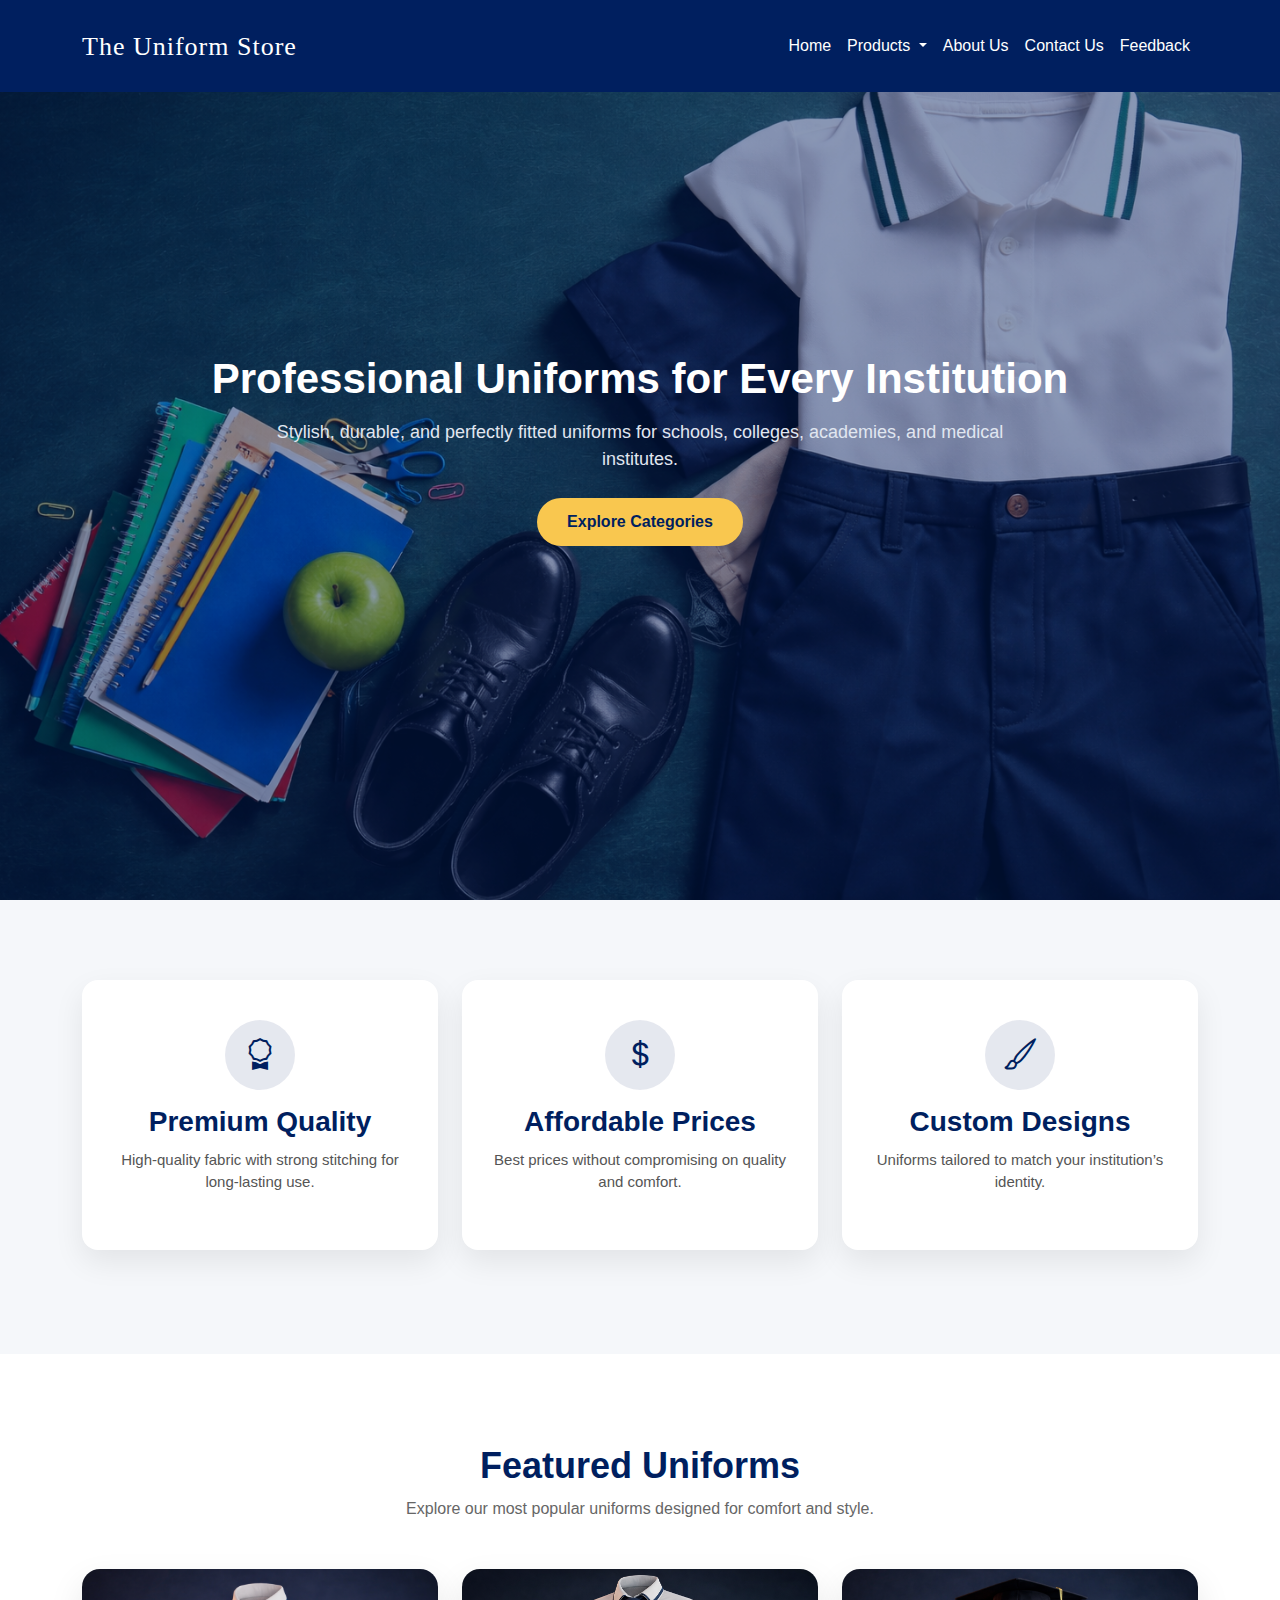
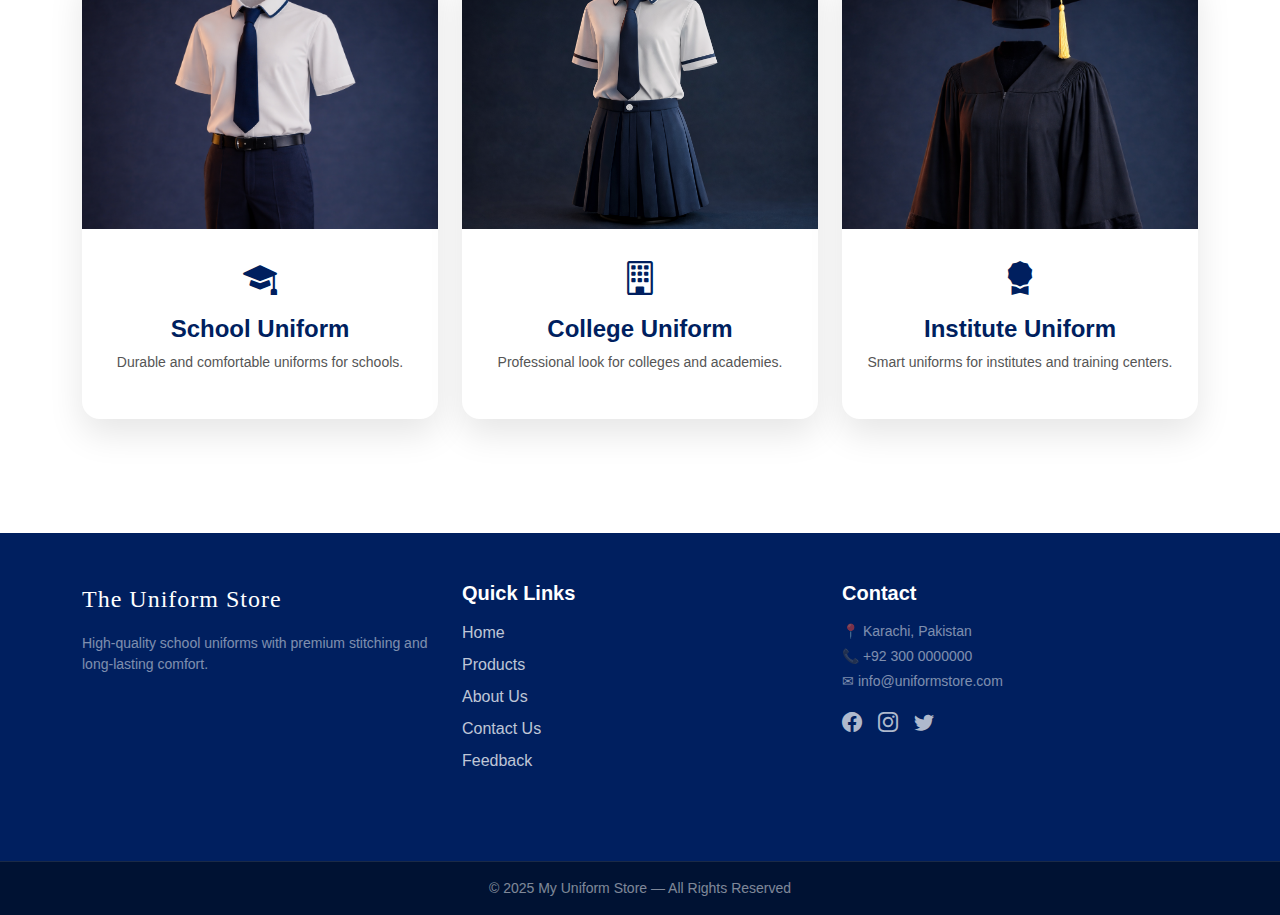
<file: home.html>
<!DOCTYPE html>
<html lang="en">
<head>
  <meta charset="UTF-8" />
  <meta name="viewport" content="width=device-width, initial-scale=1.0" />
  <title>My Uniform Store</title>

  <!-- Bootstrap -->
  <link rel="stylesheet" href="https://cdn.jsdelivr.net/npm/bootstrap@5.3.2/dist/css/bootstrap.min.css">

  <!-- Bootstrap Icons -->
  <link rel="stylesheet" href="https://cdn.jsdelivr.net/npm/bootstrap-icons@1.11.1/font/bootstrap-icons.css">

  <!-- Custom CSS -->
  <link rel="stylesheet" href="/styleCss/home.css">
</head>

<body>

<!-- ================= HEADER ================= -->
<header class="main-header">
  <div class="container">
    <nav class="navbar navbar-expand navbar-dark">

       <!-- Logo -->
      <a href="/home.html" class="text-logo">
  <span class="logo-main">The Uniform Store</span>
</a>

      <!-- Menu -->
      <div class="collapse navbar-collapse show">
        <ul class="navbar-nav ms-auto">

          <li class="nav-item">
            <a class="nav-link" href="/home.html">Home</a>
          </li>

          <li class="nav-item dropdown">
            <a class="nav-link dropdown-toggle" href="#" data-bs-toggle="dropdown">
              Products
            </a>
            <ul class="dropdown-menu">
              <li><a class="dropdown-item" href="/shirt.html">Shirts</a></li>
              <li><a class="dropdown-item" href="/skirt.html">Skirts</a></li>
              <li><a class="dropdown-item" href="/forck.html">Frocks</a></li>
              <li><a class="dropdown-item" href="/PTshirts.html">P.T T-Shirts</a></li>
              <li><a class="dropdown-item" href="/PTshort.html">P.T Shorts</a></li>
              <li><a class="dropdown-item" href="/pants.html">Track Pants</a></li>
              <li><a class="dropdown-item" href="/belt.html">Belts</a></li>
              <li><a class="dropdown-item" href="/ties.html">Ties</a></li>
              <li><a class="dropdown-item" href="/socks.html">Socks</a></li>
            </ul>
          </li>

          <li class="nav-item"><a class="nav-link" href="/about.html">About Us</a></li>
          <li class="nav-item"><a class="nav-link" href="/contact.html">Contact Us</a></li>
          <li class="nav-item"><a class="nav-link" href="/feedback.html">Feedback</a></li>

        </ul>
      </div>
    </nav>
  </div>
</header>

<!-- ================= PAGE CONTENT ================= -->
<!-- ================= HERO SECTION ================= -->
<section class="hero">
  <div class="hero-overlay">
    <div class="container text-center">
      <h1>Professional Uniforms for Every Institution</h1>
      <p>
        Stylish, durable, and perfectly fitted uniforms for schools, colleges,
        academies, and medical institutes.
      </p>
      <a href="categories.html" class="hero-btn">Explore Categories</a>
    </div>
  </div>
</section>

<!-- ================= HIGHLIGHTS ================= -->
<section class="highlights">
  <div class="container">
    <div class="row text-center">

      <div class="col-md-4 mb-4">
        <div class="highlight-box">
          <div class="icon">
            <i class="bi bi-award"></i>
          </div>
          <h3>Premium Quality</h3>
          <p>High-quality fabric with strong stitching for long-lasting use.</p>
        </div>
      </div>

      <div class="col-md-4 mb-4">
        <div class="highlight-box">
          <div class="icon">
            <i class="bi bi-currency-dollar"></i>
          </div>
          <h3>Affordable Prices</h3>
          <p>Best prices without compromising on quality and comfort.</p>
        </div>
      </div>

      <div class="col-md-4 mb-4">
        <div class="highlight-box">
          <div class="icon">
            <i class="bi bi-brush"></i>
          </div>
          <h3>Custom Designs</h3>
          <p>Uniforms tailored to match your institution’s identity.</p>
        </div>
      </div>

    </div>
  </div>
</section>


<!-- ================= FEATURED PRODUCTS ================= -->
<section class="featured-products">
  <div class="container text-center">

    <h2 class="section-title">Featured Uniforms</h2>
    <p class="section-subtitle">
      Explore our most popular uniforms designed for comfort and style.
    </p>

    <div class="row mt-5">

      <!-- School Uniform -->
      <div class="col-md-4 mb-4">
        <div class="product-card">
          <div class="product-image">
            <img src="/images/school uniform new.png" alt="School Uniform">
          </div>
          <div class="product-content">
            <i class="bi bi-mortarboard-fill"></i>
            <h4>School Uniform</h4>
            <p>Durable and comfortable uniforms for schools.</p>
          </div>
        </div>
      </div>

      <!-- College Uniform -->
      <div class="col-md-4 mb-4">
        <div class="product-card">
          <div class="product-image">
            <img src="/images/college uniform.png" alt="College Uniform">
          </div>
          <div class="product-content">
            <i class="bi bi-building"></i>
            <h4>College Uniform</h4>
            <p>Professional look for colleges and academies.</p>
          </div>
        </div>
      </div>

      <!-- Institute Uniform -->
      <div class="col-md-4 mb-4">
        <div class="product-card">
          <div class="product-image">
            <img src="images/institue gown.png" alt="Institute Uniform">
          </div>
          <div class="product-content">
            <i class="bi bi-award-fill"></i>
            <h4>Institute Uniform</h4>
            <p>Smart uniforms for institutes and training centers.</p>
          </div>
        </div>
      </div>

    </div>
  </div>
</section>


</body>
</html>


<!-- ================= FOOTER ================= -->
<footer class="footer">
  <div class="container py-5">
    <div class="row">

      <!-- Footer Logo -->
      <div class="col-md-4 mb-4">
        <!-- Footer Text Logo -->
<a href="/home.html" class="footer-text-logo mb-3 d-inline-block">
  <span class="footer-logo-text">The Uniform Store</span>
</a>
        <p class="text-white-50 small">
          High-quality school uniforms with premium stitching and long-lasting comfort.
        </p>
      </div>

      <!-- Quick Links -->
      <div class="col-md-4 mb-4">
        <h5 class="fw-bold text-white mb-3">Quick Links</h5>
        <ul class="list-unstyled footer-links">
          <li><a href="#">Home</a></li>
          <li><a href="#">Products</a></li>
          <li><a href="#">About Us</a></li>
          <li><a href="#">Contact Us</a></li>
          <li><a href="#">Feedback</a></li>
        </ul>
      </div>

      <!-- Contact -->
      <div class="col-md-4 mb-4">
        <h5 class="fw-bold text-white mb-3">Contact</h5>
        <p class="text-white-50 small mb-1">📍 Karachi, Pakistan</p>
        <p class="text-white-50 small mb-1">📞 +92 300 0000000</p>
        <p class="text-white-50 small mb-3">✉ info@uniformstore.com</p>

        <div class="social-icons d-flex gap-3">
          <a href="#"><i class="bi bi-facebook"></i></a>
          <a href="#"><i class="bi bi-instagram"></i></a>
          <a href="#"><i class="bi bi-twitter"></i></a>
        </div>
      </div>

    </div>
  </div>

  <div class="footer-bottom text-center py-3">
    <p class="mb-0 text-white-50 small">
      © 2025 My Uniform Store — All Rights Reserved
    </p>
  </div>
</footer>

<!-- Bootstrap JS -->
<script src="https://cdn.jsdelivr.net/npm/bootstrap@5.3.2/dist/js/bootstrap.bundle.min.js"></script>

</body>
</html>
</file>
<file: styleCss/home.css>
body {
  margin: 0;
  padding: 0;
  font-family: "Segoe UI", sans-serif;
}

/* ================= HEADER ================= */

.main-header {
  position: fixed;
  top: 0;
  width: 100%;
  background: #001f5f;
  padding: 18px 0;
  z-index: 999;
  transition: 0.35s ease;
}

/* ================= TEXT LOGO ================= */

.text-logo {
  text-decoration: none;
  display: flex;
  align-items: center;
}

.logo-main {
  font-family: 'Pacifico', 'Segoe Script', cursive;
  font-size: 26px;
  font-weight: 400;
  color: #ffffff;
  letter-spacing: 1px;
  white-space: nowrap;
  transition: 0.3s ease;
}

/* Hover effect */
.text-logo:hover .logo-main {
  color: #f9c74f;
}


/* Navbar */
.navbar-nav .nav-link {
  color: white !important;
  font-weight: 500;
  padding: 8px 14px;
}

.navbar-nav .nav-link:hover {
  color: #f9c74f !important;
}

/* Dropdown */
.dropdown-menu {
  border-radius: 10px;
}

/* ================= CONTENT ================= */

body {
  margin: 0;
  font-family: "Segoe UI", sans-serif;
}

/* ================= HERO ================= */

.hero {
  height: 100vh;
  background: url("../images/home banner.png") center/cover no-repeat;
  position: relative;
}

.hero-overlay {
 background: rgba(0, 31, 95, 0.45);
  height: 100%;
  display: flex;
  align-items: center;
}

.hero h1 {
  color: white;
  font-size: 42px;
  font-weight: 700;
  margin-bottom: 15px;
}

.hero p {
  color: #e0e6f0;
  font-size: 18px;
  max-width: 750px;
  margin: auto;
}

.hero-btn {
  display: inline-block;
  margin-top: 25px;
  padding: 12px 30px;
  background: #f9c74f;
  color: #001f5f;
  text-decoration: none;
  font-weight: 600;
  border-radius: 30px;
  transition: 0.3s;
}

.hero-btn:hover {
  background: white;
}

/* ================= HIGHLIGHTS ================= */

.highlights {
  padding: 80px 0;
  background: #f5f7fa;
}

.highlight-box {
  background: white;
  padding: 40px 25px;
  border-radius: 16px;
  position: relative;
  overflow: hidden;
  box-shadow: 0 12px 30px rgba(0,0,0,0.08);
  transition: 0.4s ease;
}

/* Animated Border */
.highlight-box::before {
  content: "";
  position: absolute;
  inset: 0;
  border-radius: 16px;
  border: 2px solid transparent;
  background: linear-gradient(120deg, #001f5f, #f9c74f) border-box;
  -webkit-mask:
    linear-gradient(#fff 0 0) padding-box,
    linear-gradient(#fff 0 0);
  -webkit-mask-composite: xor;
  mask-composite: exclude;
  opacity: 0;
  transition: 0.4s;
}

.highlight-box:hover::before {
  opacity: 1;
}

/* Hover lift */
.highlight-box:hover {
  transform: translateY(-12px);
}

/* Icon */
.highlight-box .icon {
  width: 70px;
  height: 70px;
  margin: 0 auto 15px;
  border-radius: 50%;
  background: rgba(0,31,95,0.1);
  display: flex;
  align-items: center;
  justify-content: center;
  transition: 0.4s;
}

.highlight-box i {
  font-size: 32px;
  color: #001f5f;
}

/* Icon animation */
.highlight-box:hover .icon {
  background: #001f5f;
}

.highlight-box:hover i {
  color: #f9c74f;
}

/* Text */
.highlight-box h3 {
  color: #001f5f;
  font-weight: 600;
  margin-bottom: 10px;
}

.highlight-box p {
  color: #555;
  font-size: 15px;
}


/* ================= PRODUCTS ================= */

/* ================= FEATURED PRODUCTS ================= */

.featured-products {
  padding: 90px 0;
  background: #ffffff;
}

.section-title {
  font-size: 36px;
  font-weight: 700;
  color: #001f5f;
}

.section-subtitle {
  color: #666;
  max-width: 650px;
  margin: 10px auto 0;
}

/* Product Card */
.product-card {
  background: white;
  border-radius: 18px;
  overflow: hidden;
  box-shadow: 0 15px 35px rgba(0,0,0,0.1);
  transition: 0.4s ease;
  position: relative;
}

.product-card:hover {
  transform: translateY(-12px);
}

/* Image */
.product-image img {
  width: 100%;
  height: 260px;
  object-fit: cover;
}

/* Content */
.product-content {
  padding: 25px 20px 30px;
}

.product-content i {
  font-size: 34px;
  color: #001f5f;
  margin-bottom: 10px;
  display: inline-block;
  transition: 0.3s;
}

.product-card:hover i {
  color: #f9c74f;
}

.product-content h4 {
  font-weight: 600;
  color: #001f5f;
  margin-bottom: 8px;
}

.product-content p {
  font-size: 14px;
  color: #555;
}

/* Animated Border */
.product-card::after {
  content: "";
  position: absolute;
  inset: 0;
  border-radius: 18px;
  border: 2px solid transparent;
  background: linear-gradient(120deg, #001f5f, #f9c74f) border-box;
  -webkit-mask:
    linear-gradient(#fff 0 0) padding-box,
    linear-gradient(#fff 0 0);
  -webkit-mask-composite: xor;
  mask-composite: exclude;
  opacity: 0;
  transition: 0.4s;
}

.product-card:hover::after {
  opacity: 1;
}


/* ================= FOOTER ================= */

.footer {
  background: #001f5f;
  color: white;
}

/* ================= FOOTER TEXT LOGO ================= */

.footer-text-logo {
  text-decoration: none;
}

.footer-logo-text {
  font-family: 'Pacifico', 'Segoe Script', cursive;
  font-size: 24px;
  font-weight: 400;
  color: #ffffff;
  letter-spacing: 1px;
  transition: 0.3s ease;
}

/* Hover */
.footer-text-logo:hover .footer-logo-text {
  color: #f9c74f;
}


.footer-links li {
  margin-bottom: 8px;
}

.footer-links a {
  color: rgba(255,255,255,0.75);
  text-decoration: none;
  transition: 0.3s;
}

.footer-links a:hover {
  color: white;
  padding-left: 6px;
}

/* Social Icons */
.social-icons a {
  font-size: 20px;
  color: rgba(255,255,255,0.7);
  transition: 0.3s;
}

.social-icons a:hover {
  color: white;
  transform: translateY(-4px);
}

/* Footer Bottom */
.footer-bottom {
  background: #001233;
  border-top: 1px solid rgba(255,255,255,0.1);
}
</file>
<file: styleCss/about.css>
body {
  margin: 0;
  padding: 0;
  font-family: "Segoe UI", sans-serif;
}
/* ================= HEADER ================= */

.main-header {
  position: fixed;
  top: 0;
  width: 100%;
  background: #001f5f;
  padding: 18px 0;
  z-index: 999;
  transition: 0.35s ease;
}

/* ================= TEXT LOGO ================= */

.text-logo {
  text-decoration: none;
  display: flex;
  align-items: center;
}

.logo-main {
  font-family: 'Pacifico', 'Segoe Script', cursive;
  font-size: 26px;
  font-weight: 400;
  color: #ffffff;
  letter-spacing: 1px;
  white-space: nowrap;
  transition: 0.3s ease;
}

/* Hover effect */
.text-logo:hover .logo-main {
  color: #f9c74f;
}


/* Navbar */
.navbar-nav .nav-link {
  color: white !important;
  font-weight: 500;
  padding: 8px 14px;
}

.navbar-nav .nav-link:hover {
  color: #f9c74f !important;
}

/* Dropdown */
.dropdown-menu {
  border-radius: 10px;
}

/* GLOBAL */
body {
  margin: 0;
  font-family: "Segoe UI", sans-serif;
  background: #f5f7fa;
  color: #1b2d48;
}


/* HERO */
.about-hero {
  height: 100vh;
  background: url("../images/about\ banner.png") top/cover no-repeat;
}

.hero-overlay {
  height: 100%;
  background: rgba(0,31,95,0.55);
  display: flex;
  align-items: center;
  justify-content: center;
}

.hero-content {
  color: white;
  text-align: center;
  animation: fadeUp 1s ease;
}

.hero-content h1 {
  font-size: 44px;
}

.hero-content p {
  font-size: 18px;
  color: #e0e6f0;
}

/* INTRO */
.about-intro {
  padding: 80px 20px;
  display: flex;
  justify-content: center;
}

.intro-box {
  max-width: 850px;
  background: white;
  padding: 45px;
  border-radius: 18px;
  text-align: center;
  box-shadow: 0 15px 35px rgba(0,0,0,0.08);
}

/* INFO CARDS */
.about-cards {
  padding: 70px 20px;
  display: flex;
  gap: 30px;
  justify-content: center;
  flex-wrap: wrap;
}

.about-card {
  width: 300px;
  background: white;
  padding: 35px 25px;
  border-radius: 18px;
  text-align: center;
  position: relative;
  transition: 0.4s;
  box-shadow: 0 15px 30px rgba(0,0,0,0.08);
}

/* Animated Border */
.about-card::after {
  content: "";
  position: absolute;
  inset: 0;
  border-radius: 18px;
  border: 2px solid transparent;
  background: linear-gradient(120deg, #001f5f, #f9c74f) border-box;
  -webkit-mask:
    linear-gradient(#fff 0 0) padding-box,
    linear-gradient(#fff 0 0);
  -webkit-mask-composite: xor;
  mask-composite: exclude;
  opacity: 0;
  transition: 0.4s;
}

.about-card:hover::after {
  opacity: 1;
}

.about-card:hover {
  transform: translateY(-12px);
}

.about-card .icon {
  font-size: 34px;
  margin-bottom: 10px;
}

.about-card h3 {
  color: #001f5f;
}

/* TEAM */
.team {
  padding: 90px 20px;
  background: white;
  text-align: center;
}

.team h2 {
  color: #001f5f;
}

.sub {
  color: #666;
  margin-bottom: 40px;
}

/* 🔥 FIXED 4 COLUMN GRID */
.team-grid {
  max-width: 1100px;
  margin: auto;
  display: grid;
  grid-template-columns: repeat(4, 1fr);
  gap: 30px;
}

/* Team Card */
.team-card {
  background: #f5f7fa;
  padding: 30px 20px;
  border-radius: 18px;
  position: relative;
  transition: 0.4s;
}

/* Animated Border */
.team-card::after {
  content: "";
  position: absolute;
  inset: 0;
  border-radius: 18px;
  border: 2px solid transparent;
  background: linear-gradient(120deg, #001f5f, #f9c74f) border-box;
  -webkit-mask:
    linear-gradient(#fff 0 0) padding-box,
    linear-gradient(#fff 0 0);
  -webkit-mask-composite: xor;
  mask-composite: exclude;
  opacity: 0;
  transition: 0.4s;
}

.team-card:hover::after {
  opacity: 1;
}

.team-card:hover {
  transform: translateY(-12px);
}

/* Image = Icon Style */
.team-img {
  width: 130px;
  height: 130px;
  margin: auto;
  border-radius: 50%;
  overflow: hidden;
  border: 5px solid #001f5f;
  transition: 0.4s;
}

.team-card:hover .team-img {
  border-color: #f9c74f;
  transform: scale(1.08);
}

.team-img img {
  width: 100%;
  height: 100%;
  object-fit: cover;
}

.team-card h4 {
  margin-top: 15px;
  color: #001f5f;
}

.team-card span {
  font-size: 14px;
  color: #666;
}

/* WHY US */
.why-us {
  padding: 70px 20px;
  background: #e9efff;
  text-align: center;
}

.why-grid {
  display: flex;
  gap: 20px;
  justify-content: center;
  flex-wrap: wrap;
}

.why-box {
  background: white;
  padding: 15px 25px;
  border-radius: 14px;
  font-weight: 500;
  box-shadow: 0 6px 15px rgba(0,0,0,0.1);
}

/* RESPONSIVE */
@media (max-width: 992px) {
  .team-grid {
    grid-template-columns: repeat(2, 1fr);
  }
}

@media (max-width: 576px) {
  .team-grid {
    grid-template-columns: 1fr;
  }
}

/* ANIMATION */
@keyframes fadeUp {
  from {
    transform: translateY(40px);
    opacity: 0;
  }
  to {
    transform: translateY(0);
    opacity: 1;
  }
}
/* ================= WHO WE ARE (PREMIUM) ================= */

.who-we-are {
  padding: 90px 20px;
  background: linear-gradient(135deg, #f5f7fa, #eef3ff);
}

.who-container {
  max-width: 1150px;
  margin: auto;
  display: grid;
  grid-template-columns: 1.2fr 1fr;
  gap: 50px;
  align-items: center;
}

/* LEFT CONTENT */
.who-left h2 {
  font-size: 36px;
  color: #001f5f;
  margin-bottom: 15px;
}

.who-left p {
  font-size: 16px;
  line-height: 1.7;
  color: #444;
}

.who-left .light {
  margin-top: 10px;
  color: #666;
}

/* Badge */
.who-badge {
  display: inline-block;
  background: rgba(0,31,95,0.1);
  color: #001f5f;
  padding: 6px 16px;
  border-radius: 30px;
  font-size: 14px;
  font-weight: 600;
  margin-bottom: 12px;
}

/* RIGHT STATS */
.who-right {
  display: grid;
  grid-template-columns: repeat(2, 1fr);
  gap: 25px;
}

/* STAT CARD */
.who-card {
  background: white;
  padding: 35px 20px;
  border-radius: 18px;
  text-align: center;
  box-shadow: 0 15px 35px rgba(0,0,0,0.08);
  position: relative;
  transition: 0.4s;
}

/* Animated Border */
.who-card::after {
  content: "";
  position: absolute;
  inset: 0;
  border-radius: 18px;
  border: 2px solid transparent;
  background: linear-gradient(120deg, #001f5f, #f9c74f) border-box;
  -webkit-mask:
    linear-gradient(#fff 0 0) padding-box,
    linear-gradient(#fff 0 0);
  -webkit-mask-composite: xor;
  mask-composite: exclude;
  opacity: 0;
  transition: 0.4s;
}

.who-card:hover::after {
  opacity: 1;
}

.who-card:hover {
  transform: translateY(-12px);
}

.who-card h3 {
  font-size: 38px;
  color: #001f5f;
  margin-bottom: 5px;
}

.who-card span {
  font-size: 14px;
  color: #666;
  font-weight: 500;
}

/* RESPONSIVE */
@media (max-width: 992px) {
  .who-container {
    grid-template-columns: 1fr;
    text-align: center;
  }

  .who-right {
    grid-template-columns: repeat(3, 1fr);
  }
}

@media (max-width: 576px) {
  .who-right {
    grid-template-columns: 1fr;
  }
}


/* ================= FOOTER ================= */

.footer {
  background: #001f5f;
  color: white;
}

/* ================= FOOTER TEXT LOGO ================= */

.footer-text-logo {
  text-decoration: none;
}

.footer-logo-text {
  font-family: 'Pacifico', 'Segoe Script', cursive;
  font-size: 24px;
  font-weight: 400;
  color: #ffffff;
  letter-spacing: 1px;
  transition: 0.3s ease;
}

/* Hover */
.footer-text-logo:hover .footer-logo-text {
  color: #f9c74f;
}

.footer-links li {
  margin-bottom: 8px;
}

.footer-links a {
  color: rgba(255,255,255,0.75);
  text-decoration: none;
  transition: 0.3s;
}

.footer-links a:hover {
  color: white;
  padding-left: 6px;
}

/* Social Icons */
.social-icons a {
  font-size: 20px;
  color: rgba(255,255,255,0.7);
  transition: 0.3s;
}

.social-icons a:hover {
  color: white;
  transform: translateY(-4px);
}

/* Footer Bottom */
.footer-bottom {
  background: #001233;
  border-top: 1px solid rgba(255,255,255,0.1);
}
</file>
<file: styleCss/contact.css>
body {
  margin: 0;
  padding: 0;
  font-family: "Segoe UI", sans-serif;
}
/* ================= HEADER ================= */

.main-header {
  position: fixed;
  top: 0;
  width: 100%;
  background: #001f5f;
  padding: 18px 0;
  z-index: 999;
  transition: 0.35s ease;
}

/* ================= TEXT LOGO ================= */

.text-logo {
  text-decoration: none;
  display: flex;
  align-items: center;
}

.logo-main {
  font-family: 'Pacifico', 'Segoe Script', cursive;
  font-size: 26px;
  font-weight: 400;
  color: #ffffff;
  letter-spacing: 1px;
  white-space: nowrap;
  transition: 0.3s ease;
}

/* Hover effect */
.text-logo:hover .logo-main {
  color: #f9c74f;
}

/* Navbar */
.navbar-nav .nav-link {
  color: white !important;
  font-weight: 500;
  padding: 8px 14px;
}

.navbar-nav .nav-link:hover {
  color: #f9c74f !important;
}

/* Dropdown */
.dropdown-menu {
  border-radius: 10px;
}



/* GLOBAL */
body {
    margin: 0;
    font-family: "Segoe UI", sans-serif;
    background: #eef3ff;
    color: #222;
}

/* HERO (same as About) */
.hero {
    text-align: center;
    height: 100vh;
  background: url("../images/contactus-banner.png") top/cover no-repeat;
}
.hero-overlay {
  height: 100%;
  background: rgba(0,31,95,0.55);
  display: flex;
  align-items: center;
  justify-content: center;
}



.hero h1 {
    font-size: 48px;
    font-weight: 800;
    margin-bottom: 8px;
}

.hero p {
    font-size: 17px;
    opacity: 0.9;
}

/* CONTACT SECTION */
.contact-section {
    width: 90%;
    max-width: 1350px;
    margin: 60px auto;
    display: grid;
    grid-template-columns: 1fr 1fr;
    gap: 45px;
}

/* FORM BOX WITH GLASS EFFECT */
.form-box {
    background: rgba(255,255,255,0.75);
    backdrop-filter: blur(12px);
    padding: 40px;
    border-radius: 18px;
    box-shadow: 0 8px 25px rgba(0,0,0,0.15);
}

.form-box h2 {
    color: #004aad;
    margin-bottom: 20px;
}

/* FLOATING LABEL INPUTS */
.input-group {
    position: relative;
    margin: 25px 0;
}

.input-group input,
.input-group textarea {
    width: 100%;
    padding: 15px 12px;
    font-size: 16px;
    border: 2px solid #cddaff;
    border-radius: 10px;
    outline: none;
    background: transparent;
}

.input-group textarea {
    height: 120px;
    resize: none;
}

/* FLOATING LABEL ANIMATION */
.input-group label {
    position: absolute;
    top: 15px;
    left: 14px;
    font-size: 16px;
    color: #666;
    transition: 0.3s;
    pointer-events: none;
}

.input-group input:focus + label,
.input-group input:valid + label,
.input-group textarea:focus + label,
.input-group textarea:valid + label {
    top: -10px;
    left: 10px;
    font-size: 14px;
    background: #eef3ff;
    padding: 0 6px;
    color: #004aad;
}

/* SUBMIT BUTTON */
.send-btn {
    width: 100%;
    padding: 16px;
    background: #004aad;
    color: white;
    border: none;
    border-radius: 12px;
    font-size: 18px;
    cursor: pointer;
    transition: 0.3s;
}

.send-btn:hover {
    background: #00398c;
}

/* MAP BOX */
.map-box {
    background: white;
    padding: 20px;
    border-radius: 18px;
    box-shadow: 0 8px 25px rgba(0,0,0,0.15);
}

.map-box iframe {
    width: 100%;
    height: 420px;
    border: none;
    border-radius: 14px;
}
/* RESPONSIVE */
@media(max-width: 900px) {
    .contact-section {
        grid-template-columns: 1fr;
    }
}
/* ================= FOOTER ================= */

.footer {
  background: #001f5f;
  color: white;
}

.footer-text-logo {
  text-decoration: none;
}

.footer-logo-text {
  font-family: 'Pacifico', 'Segoe Script', cursive;
  font-size: 24px;
  font-weight: 400;
  color: #ffffff;
  letter-spacing: 1px;
  transition: 0.3s ease;
}

/* Hover */
.footer-text-logo:hover .footer-logo-text {
  color: #f9c74f;
}

.footer-links li {
  margin-bottom: 8px;
}

.footer-links a {
  color: rgba(255,255,255,0.75);
  text-decoration: none;
  transition: 0.3s;
}

.footer-links a:hover {
  color: white;
  padding-left: 6px;
}

/* Social Icons */
.social-icons a {
  font-size: 20px;
  color: rgba(255,255,255,0.7);
  transition: 0.3s;
}

.social-icons a:hover {
  color: white;
  transform: translateY(-4px);
}

/* Footer Bottom */
.footer-bottom {
  background: #001233;
  border-top: 1px solid rgba(255,255,255,0.1);
}
</file>
<file: styleCss/feedback.css>
body {
  margin: 0;
  padding: 0;
  font-family: "Segoe UI", sans-serif;
}
/* ================= HEADER ================= */

.main-header {
  position: fixed;
  top: 0;
  width: 100%;
  background: #001f5f;
  padding: 18px 0;
  z-index: 999;
  transition: 0.35s ease;
}

/* ================= TEXT LOGO ================= */

.text-logo {
  text-decoration: none;
  display: flex;
  align-items: center;
}

.logo-main {
  font-family: 'Pacifico', 'Segoe Script', cursive;
  font-size: 26px;
  font-weight: 400;
  color: #ffffff;
  letter-spacing: 1px;
  white-space: nowrap;
  transition: 0.3s ease;
}

/* Hover effect */
.text-logo:hover .logo-main {
  color: #f9c74f;
}


/* Navbar */
.navbar-nav .nav-link {
  color: white !important;
  font-weight: 500;
  padding: 8px 14px;
}

.navbar-nav .nav-link:hover {
  color: #f9c74f !important;
}

/* Dropdown */
.dropdown-menu {
  border-radius: 10px;
}


/* GLOBAL */
body {
    margin: 0;
    font-family: 'Poppins', sans-serif;
    background: #eef3ff;
    color: #1b2d48;
}

/* HERO */
.feedback-hero{
height: 100vh;
margin-top: 80px;
  background: url("../images/feedback\ img.png")  top/cover no-repeat;
}
.hero-overlay {
  height: 100%;
  background: rgba(0,31,95,0.55);
  display: flex;
  align-items: center;
  justify-content: center;
}


/* FEEDBACK FORM */
.feedback-form-section{
    width:100%;
    display:flex;
    justify-content:center;
    padding:60px 20px;
}
.feedback-form{
    width:100%;
    max-width:900px;
    background: rgba(255,255,255,0.85);
    backdrop-filter: blur(12px);
    padding:50px;
    border-radius:25px;
    box-shadow:0 15px 50px rgba(0,0,0,0.15);
    border: 2px solid #004aad;
    transition:0.4s;
}
.feedback-form:hover{transform:translateY(-3px);}
.feedback-form h2{color:#004aad; margin-bottom:25px;}
.input-group{position:relative; margin-bottom:22px;}
.input-group input,
.input-group textarea{
    width:100%; padding:16px 14px; border-radius:14px; border:2px solid #004aad;
    background: rgba(255,255,255,0.95); font-size:16px; outline:none; transition:0.3s;
}
.input-group input:hover,
.input-group textarea:hover{transform:scale(1.02); border-color:#66a3ff;}
.input-group textarea{height:140px; resize:none;}
.input-group label{
    position:absolute; top:16px; left:14px; color:#666; font-size:16px; transition:0.3s; pointer-events:none;
}
.input-group input:focus + label,
.input-group input:valid + label,
.input-group textarea:focus + label,
.input-group textarea:valid + label{
    top:-10px; left:10px; font-size:14px; color:#004aad;
    background: rgba(255,255,255,0.85); padding:0 5px;
}
button{
    width:100%; padding:16px; font-size:18px; border:none; border-radius:14px;
    background:#004aad; color:white; font-weight:600; cursor:pointer; transition:0.3s;
}
button:hover{background:#003580; transform:translateY(-4px);}
#msg{margin-top:15px; font-size:18px; font-weight:600; text-align:center;}

/* TESTIMONIALS */
.testimonials {
    padding: 70px 20px;
    background: #f2f7ff;
    text-align: center;
}
.testimonials h2 {
    font-size: 36px;
    font-weight: 700;
    color: #004aad;
    margin-bottom: 8px;
}
.testimonials .subtitle {
    font-size: 17px;
    color: #54617a;
    margin-bottom: 40px;
}
.testimonial-cards {
    display: flex;
    flex-wrap: wrap;
    gap: 30px;
    justify-content: center;
}
.testimonial-card {
    background: white;
    width: 260px;
    padding: 25px 20px;
    border-radius: 18px;
    box-shadow: 0 10px 25px rgba(0,0,0,0.12);
    text-align: center;
    transition: 0.4s ease;
}
.testimonial-card:hover {
    transform: translateY(-10px) scale(1.03);
    box-shadow: 0 15px 30px rgba(0,0,0,0.18);
}
.testimonial-card .img-box {
    width: 80px;
    height: 80px;
    margin: 0 auto 15px;
    border-radius: 50%;
    overflow: hidden;
    border: 4px solid #004aad;
}
.testimonial-card .img-box img {
    width: 100%;
    height: 100%;
    object-fit: cover;
}
.testimonial-card p {
    font-size: 15px;
    color: #1b2d48;
    line-height: 1.5;
    margin-bottom: 10px;
}
.testimonial-card span {
    display: block;
    font-weight: 600;
    color: #004aad;
}

/* RESPONSIVE */
@media(max-width:900px) {
    .feedback-form-section{
        padding:40px 20px;
    }
    .feedback-form{padding:30px;}
    .testimonial-cards {
        flex-direction: column;
        align-items: center;
    }
    .testimonial-card {
        width:85%;
    }
}


/* ================= FOOTER ================= */

.footer {
  background: #001f5f;
  color: white;
}

/* ================= FOOTER TEXT LOGO ================= */

.footer-text-logo {
  text-decoration: none;
}

.footer-logo-text {
  font-family: 'Pacifico', 'Segoe Script', cursive;
  font-size: 24px;
  font-weight: 400;
  color: #ffffff;
  letter-spacing: 1px;
  transition: 0.3s ease;
}

/* Hover */
.footer-text-logo:hover .footer-logo-text {
  color: #f9c74f;
}


.footer-links li {
  margin-bottom: 8px;
}

.footer-links a {
  color: rgba(255,255,255,0.75);
  text-decoration: none;
  transition: 0.3s;
}

.footer-links a:hover {
  color: white;
  padding-left: 6px;
}

/* Social Icons */
.social-icons a {
  font-size: 20px;
  color: rgba(255,255,255,0.7);
  transition: 0.3s;
}

.social-icons a:hover {
  color: white;
  transform: translateY(-4px);
}

/* Footer Bottom */
.footer-bottom {
  background: #001233;
  border-top: 1px solid rgba(255,255,255,0.1);
}
</file>
